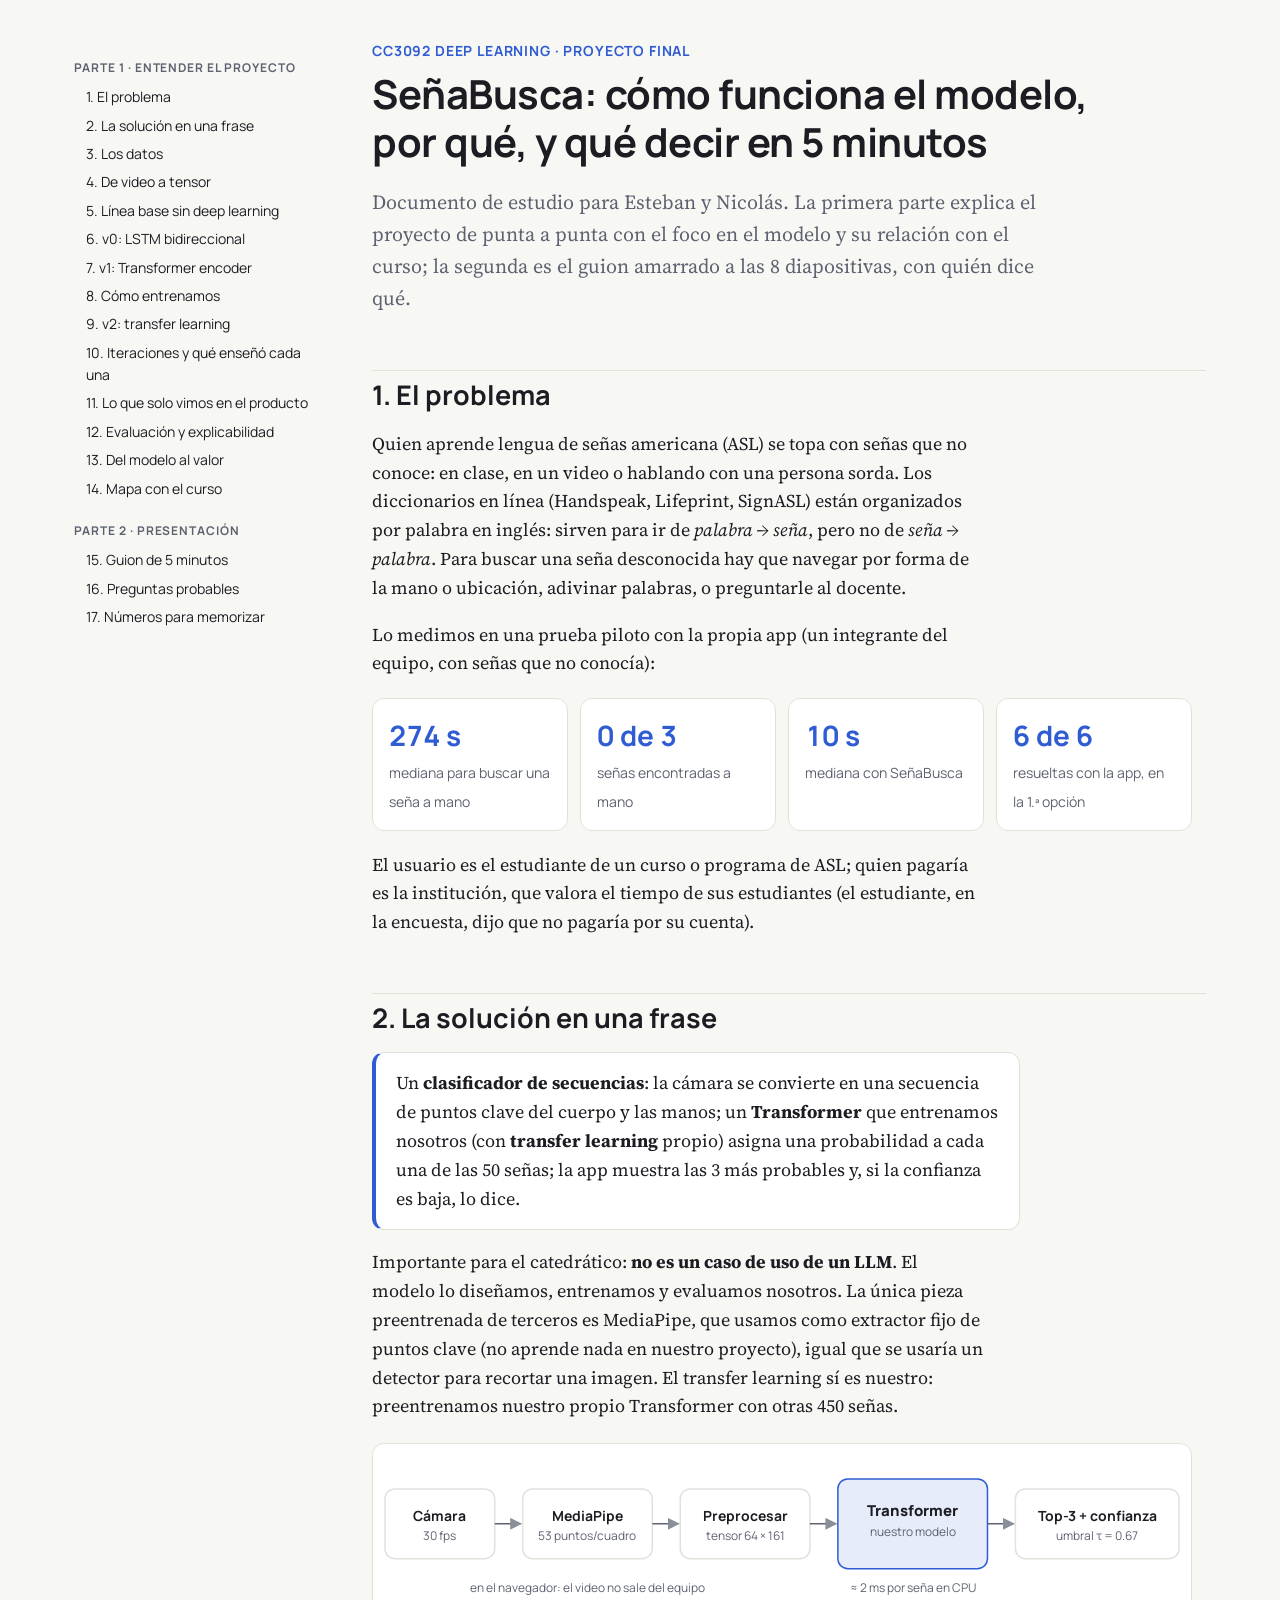
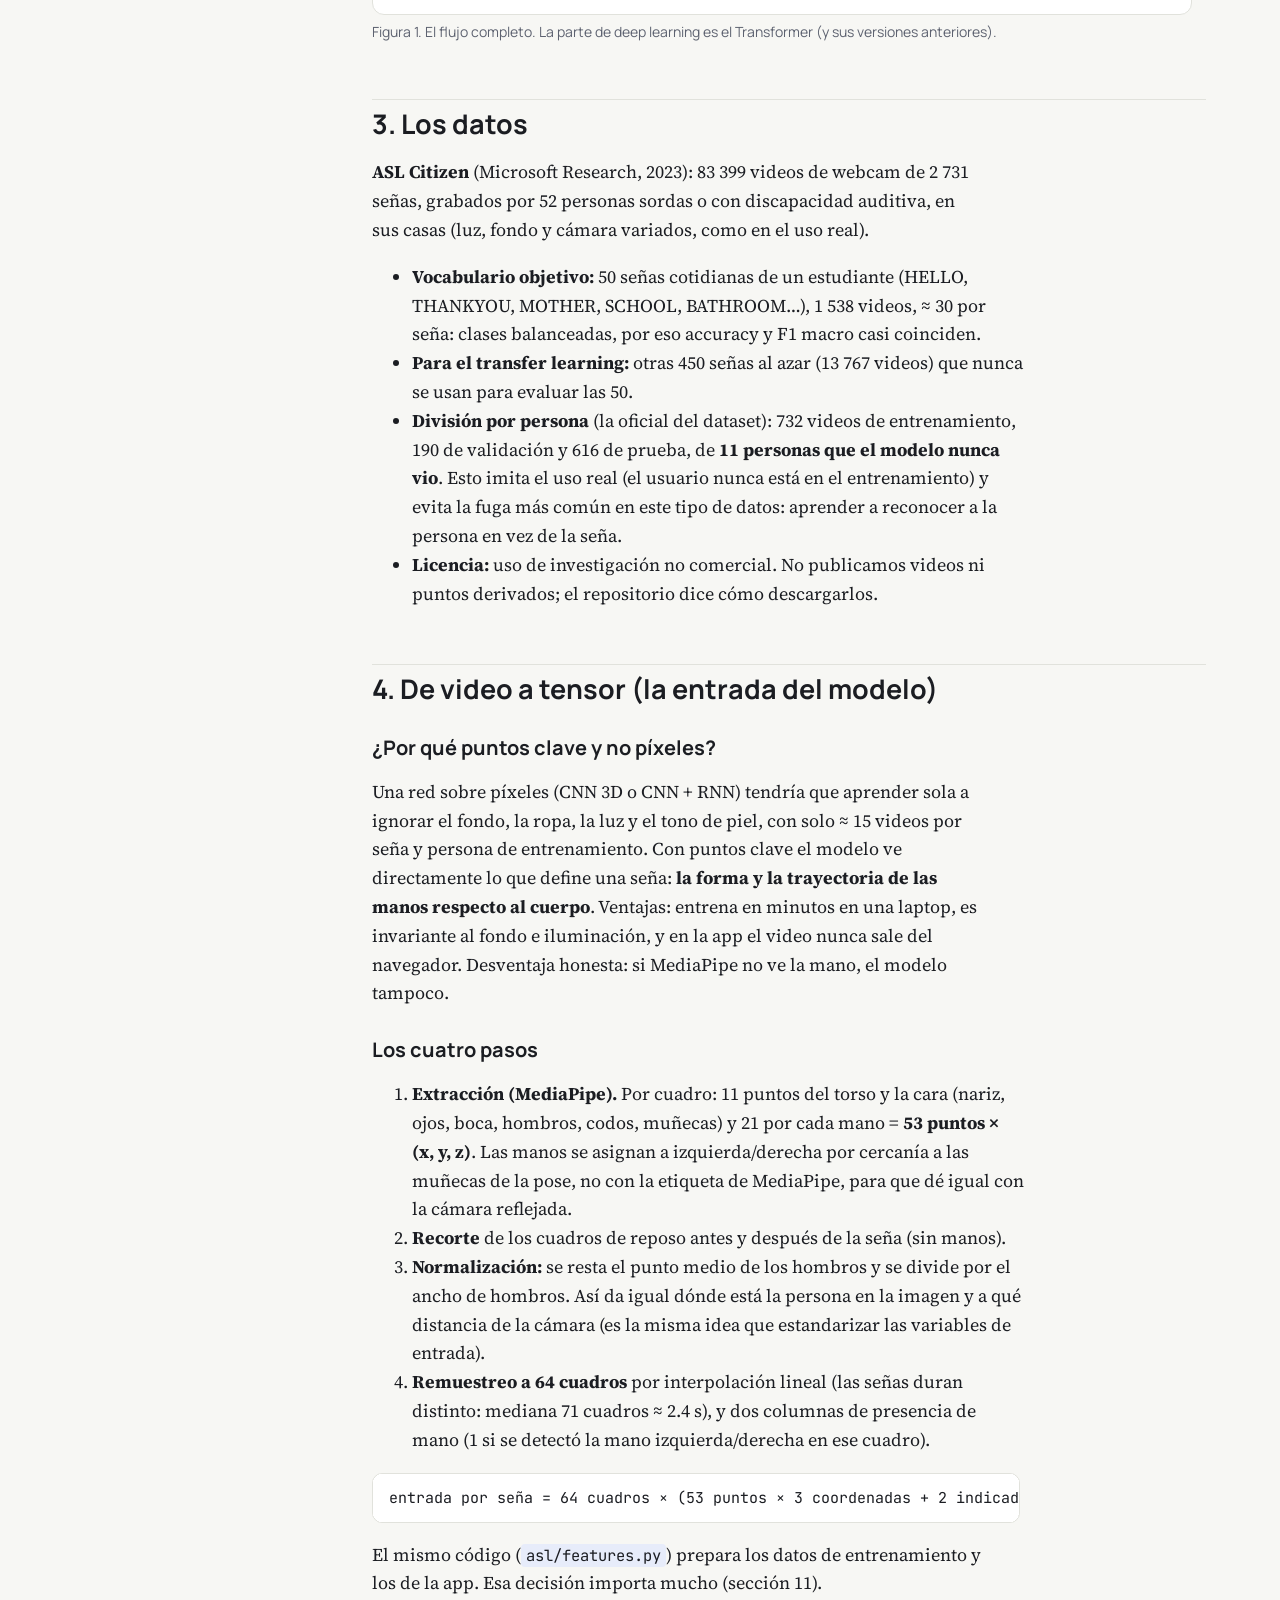
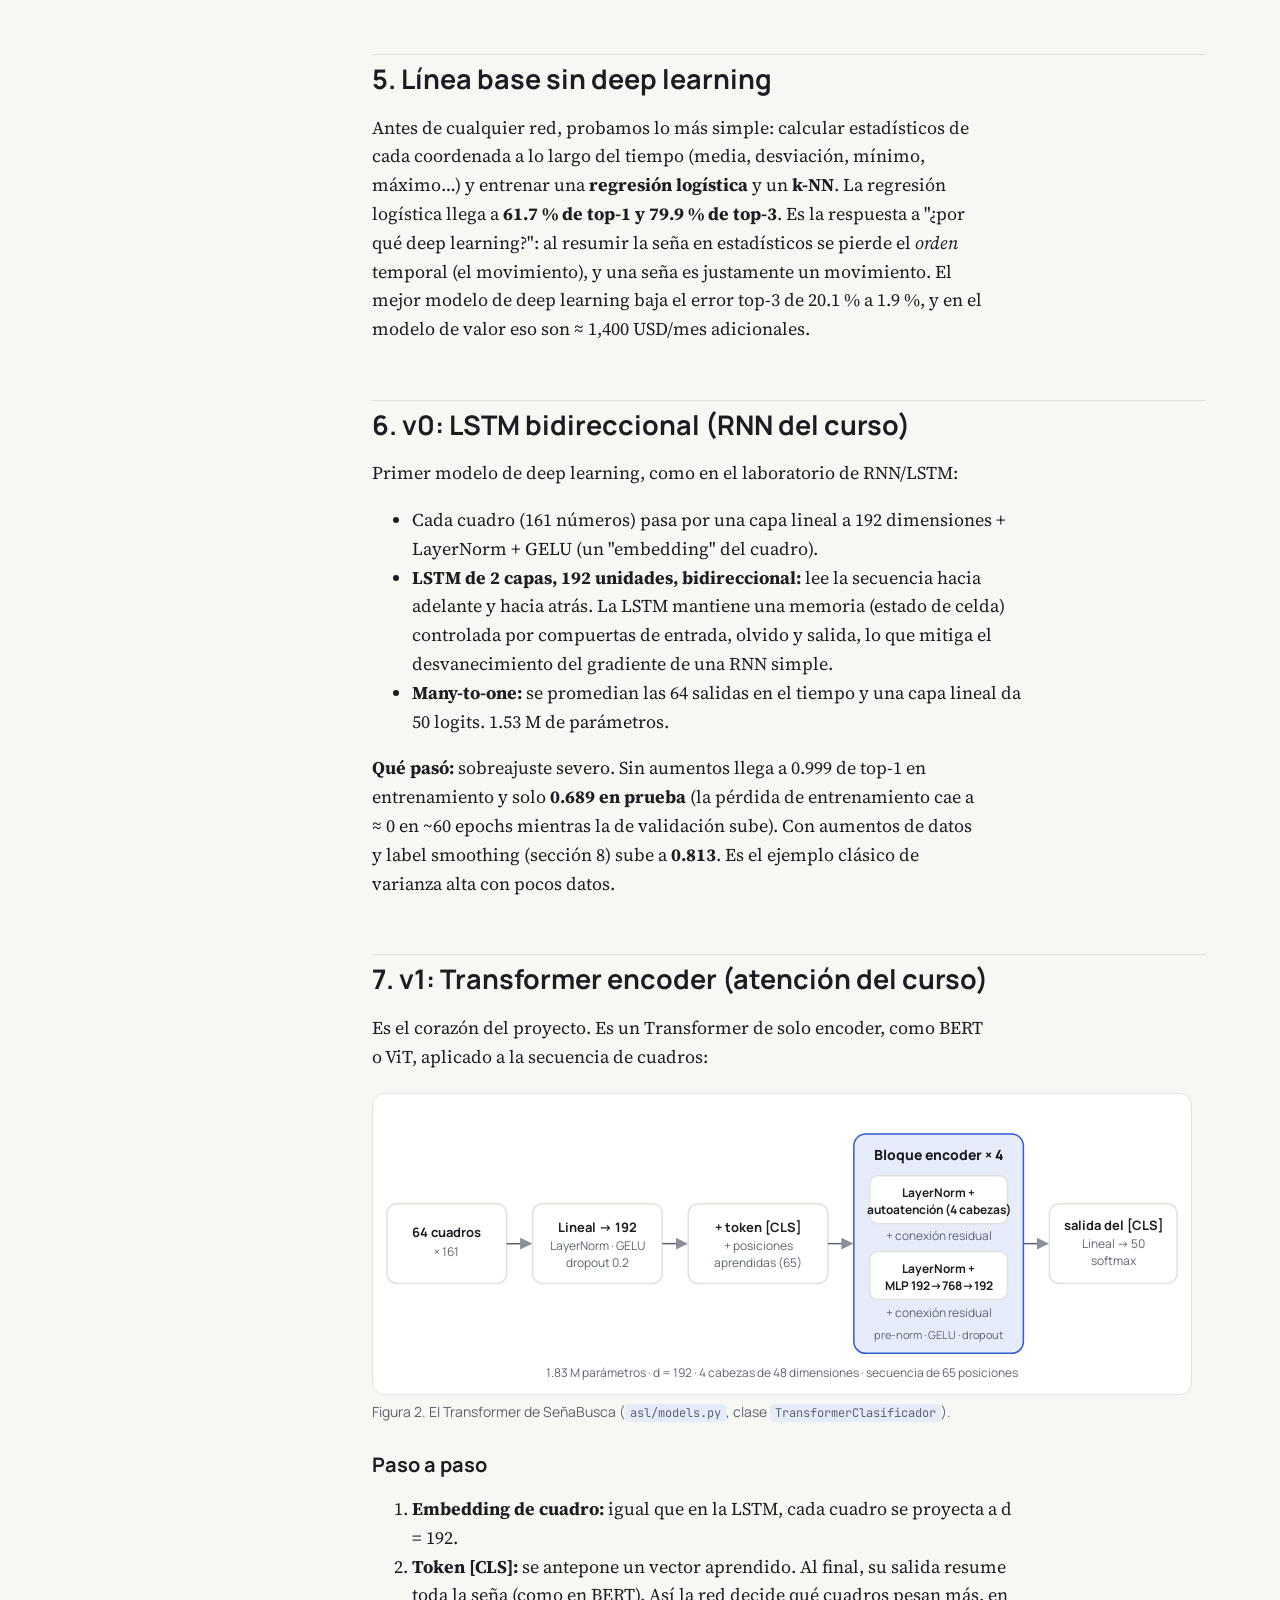
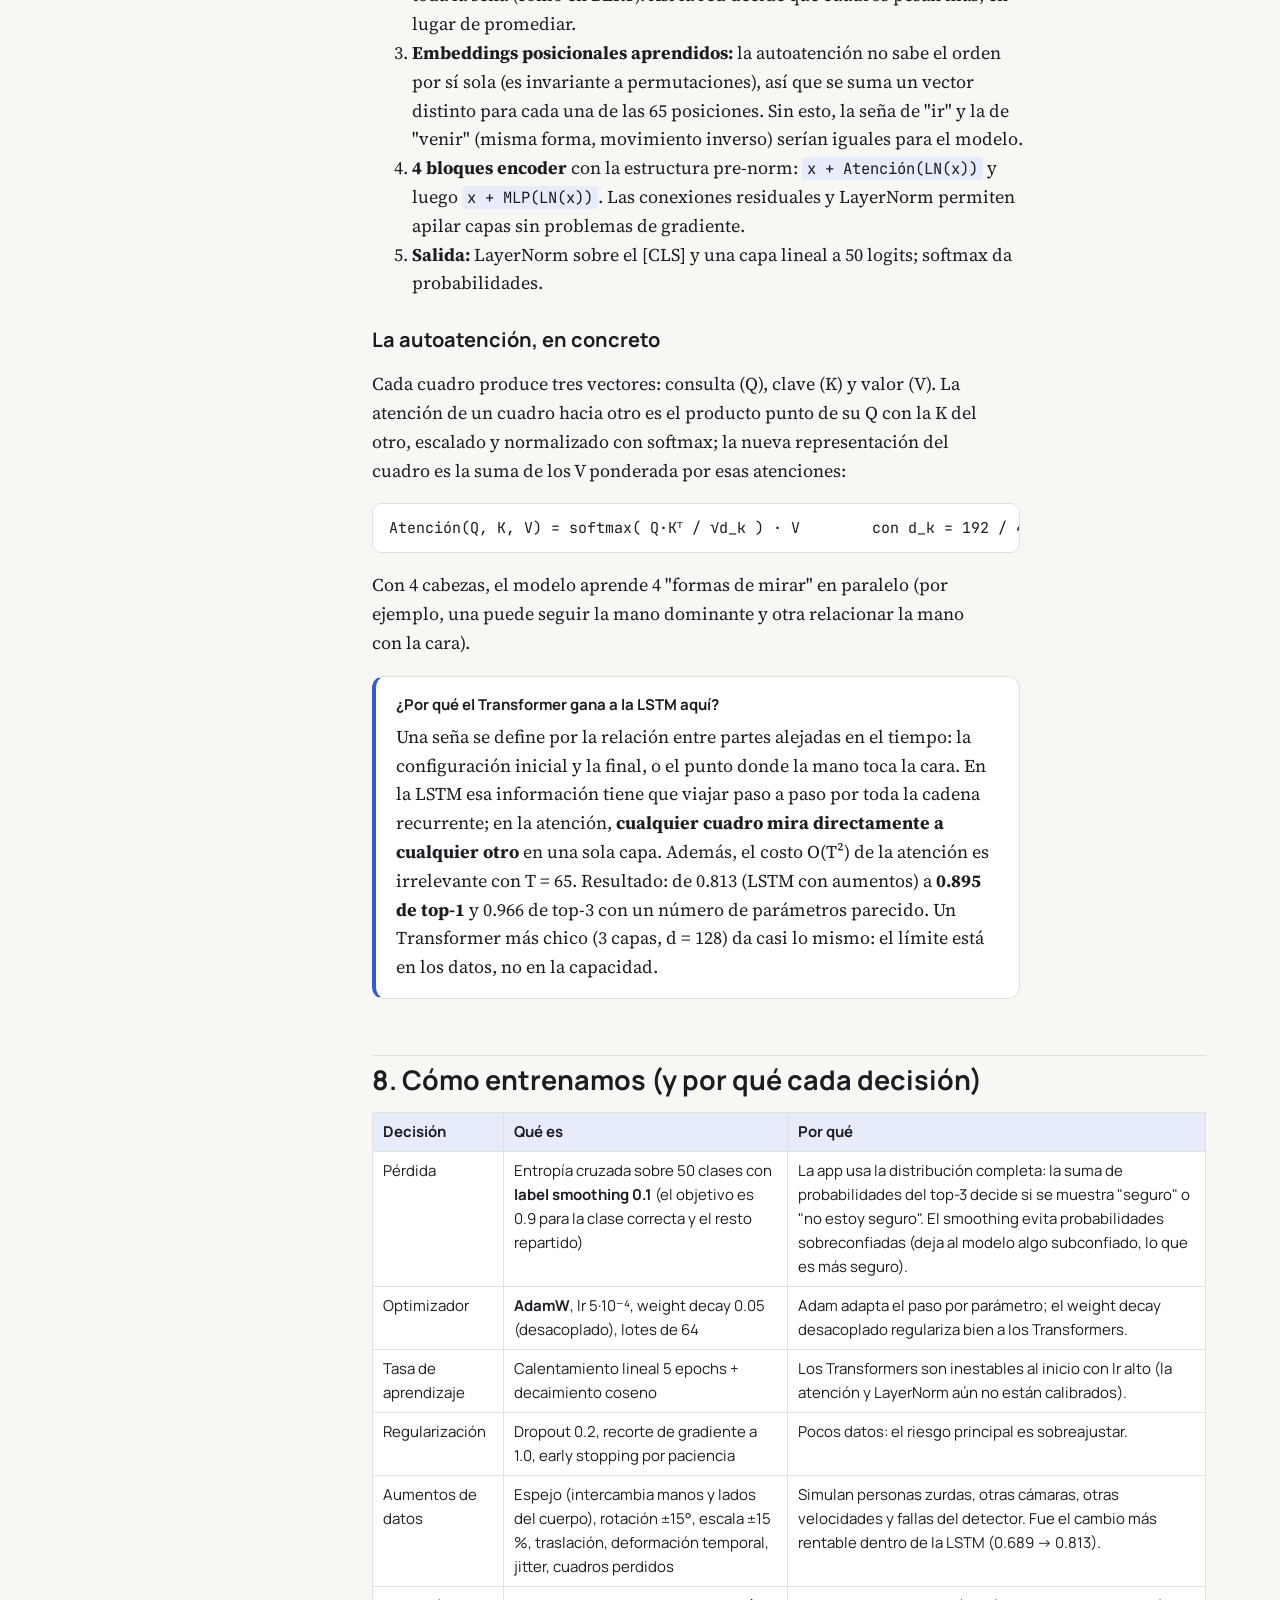
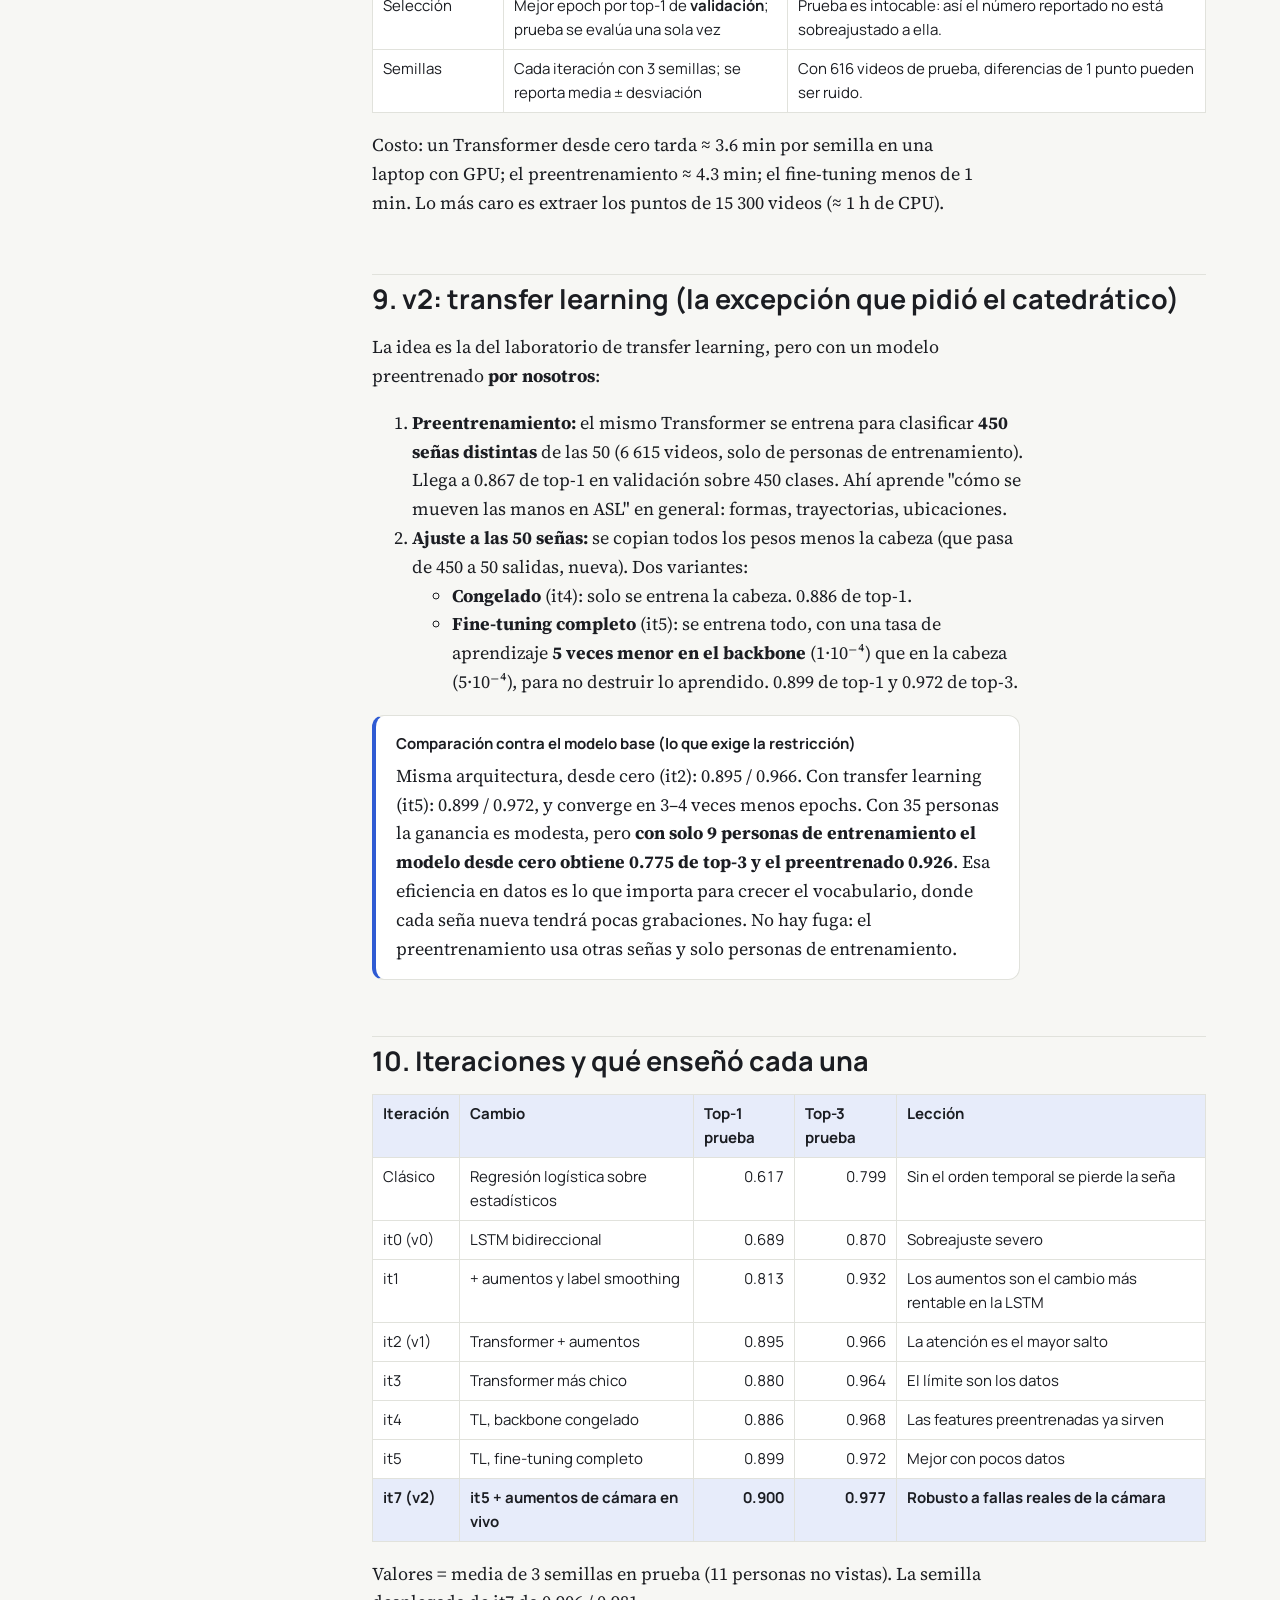
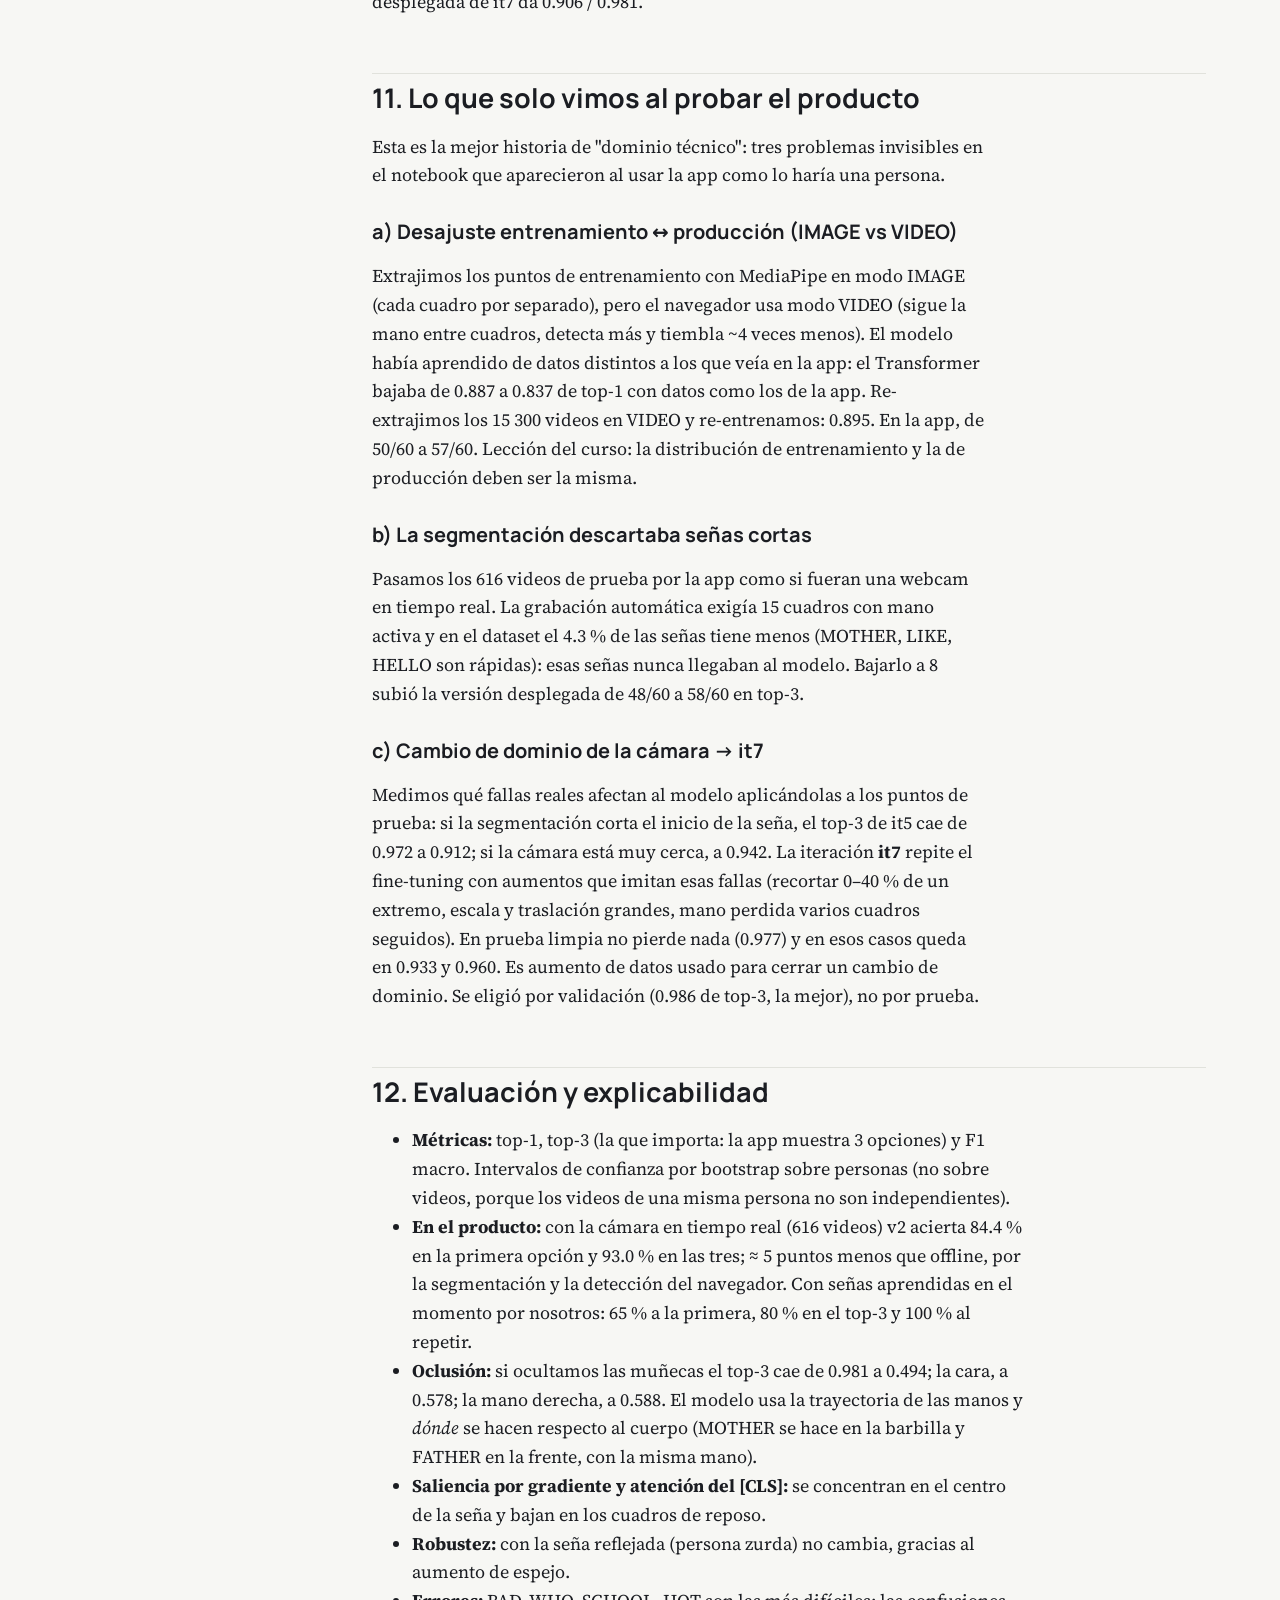
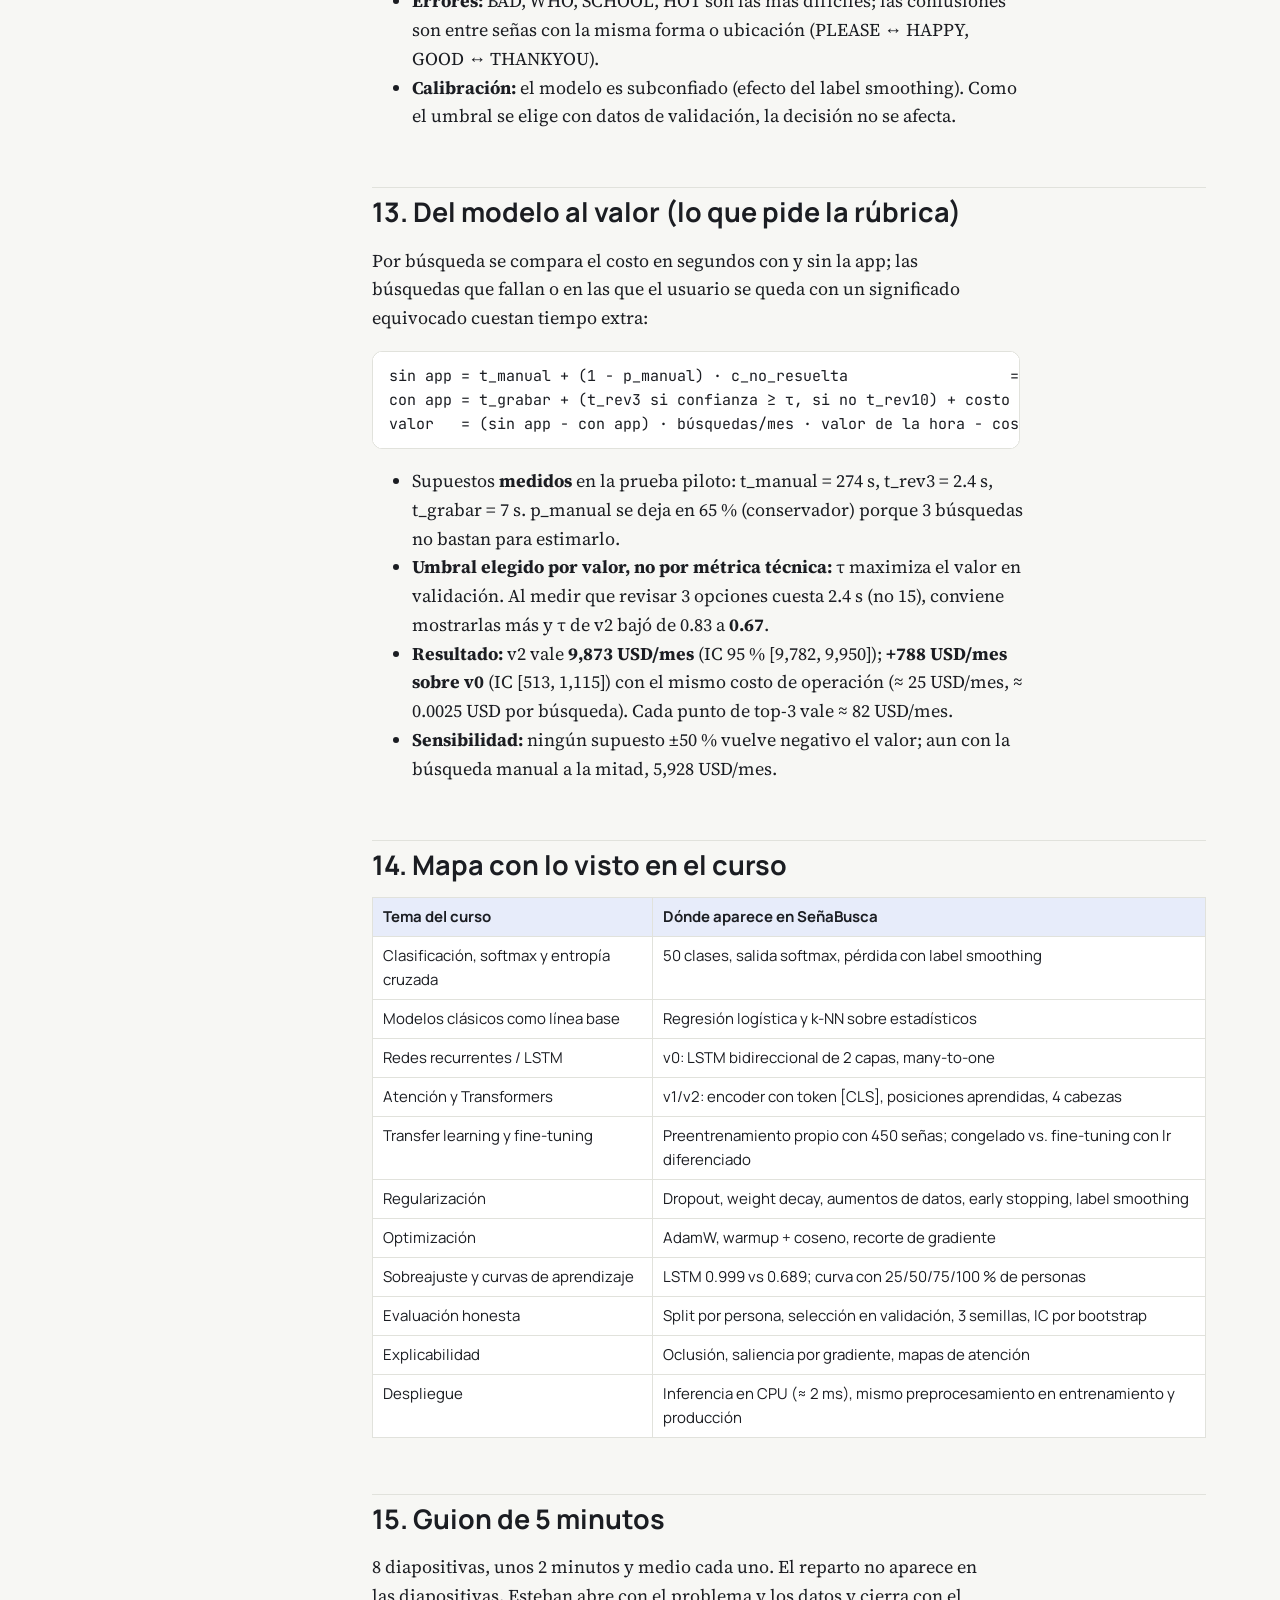
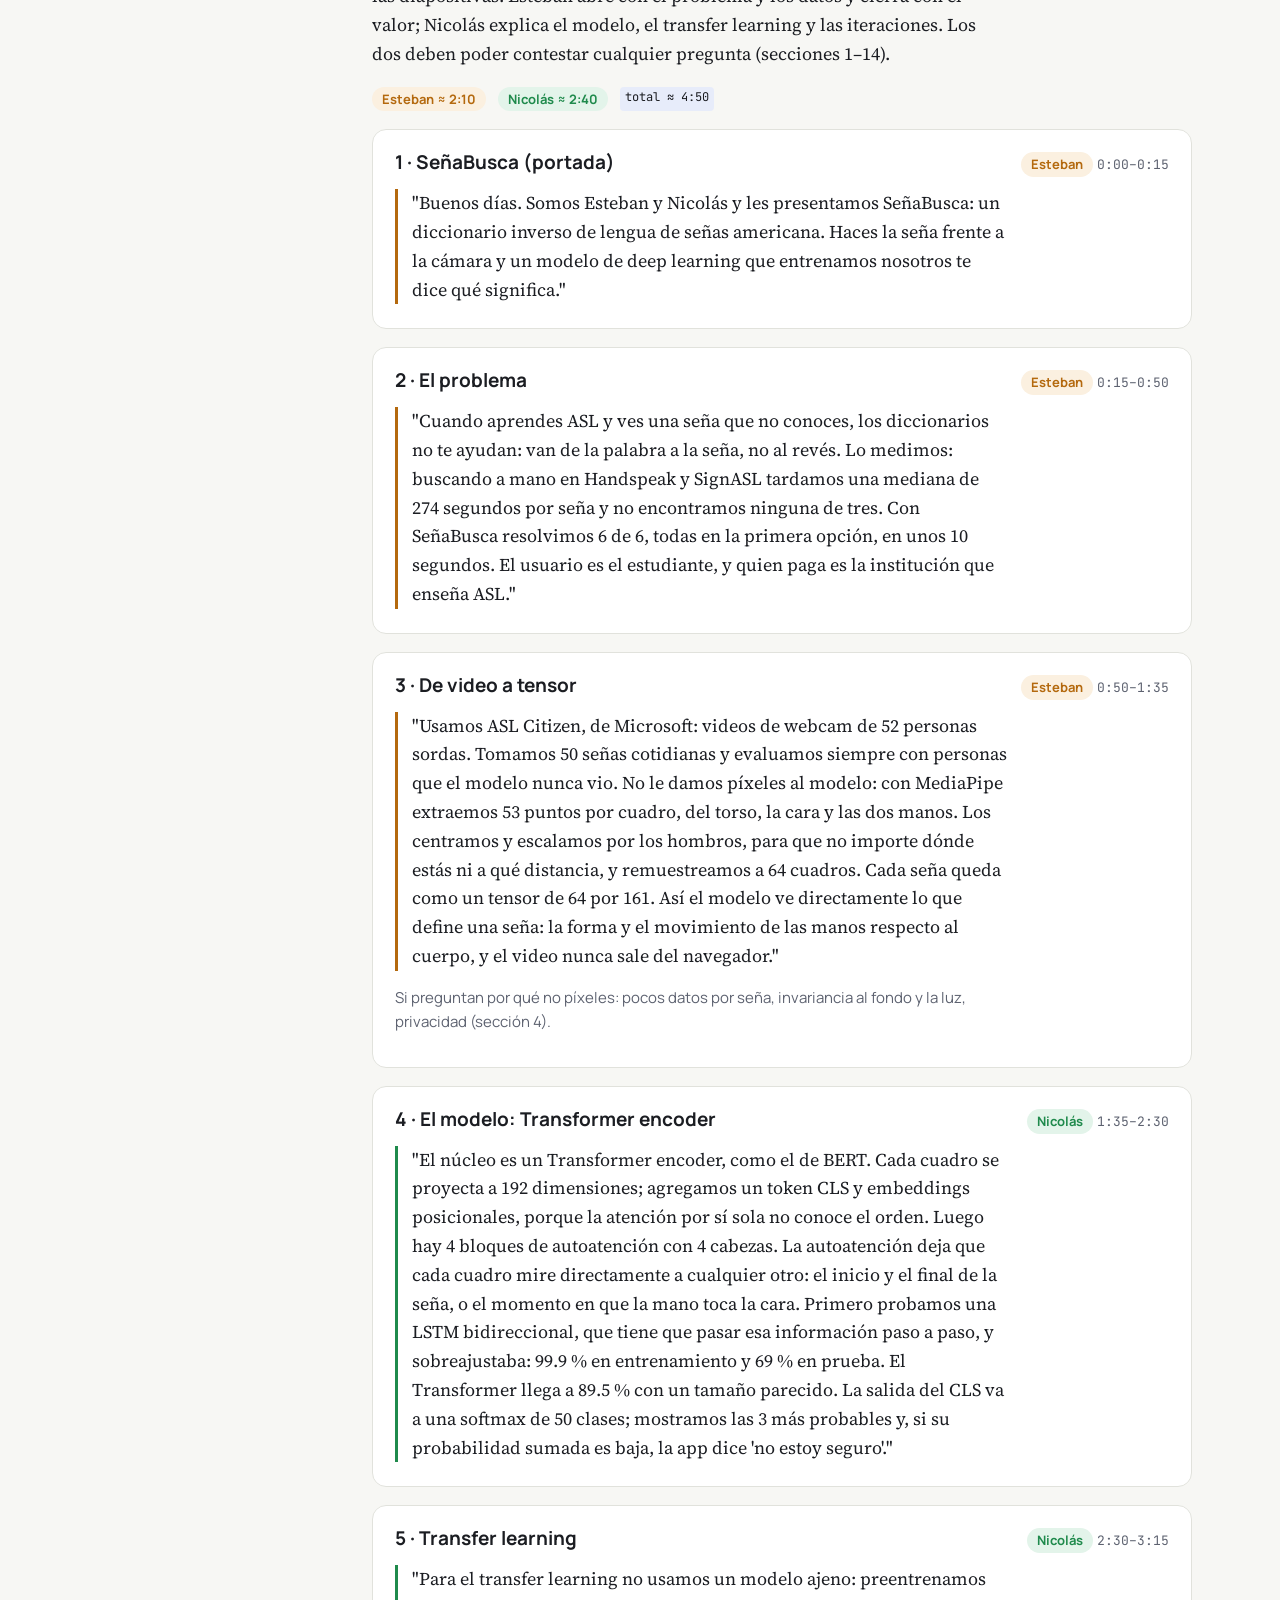
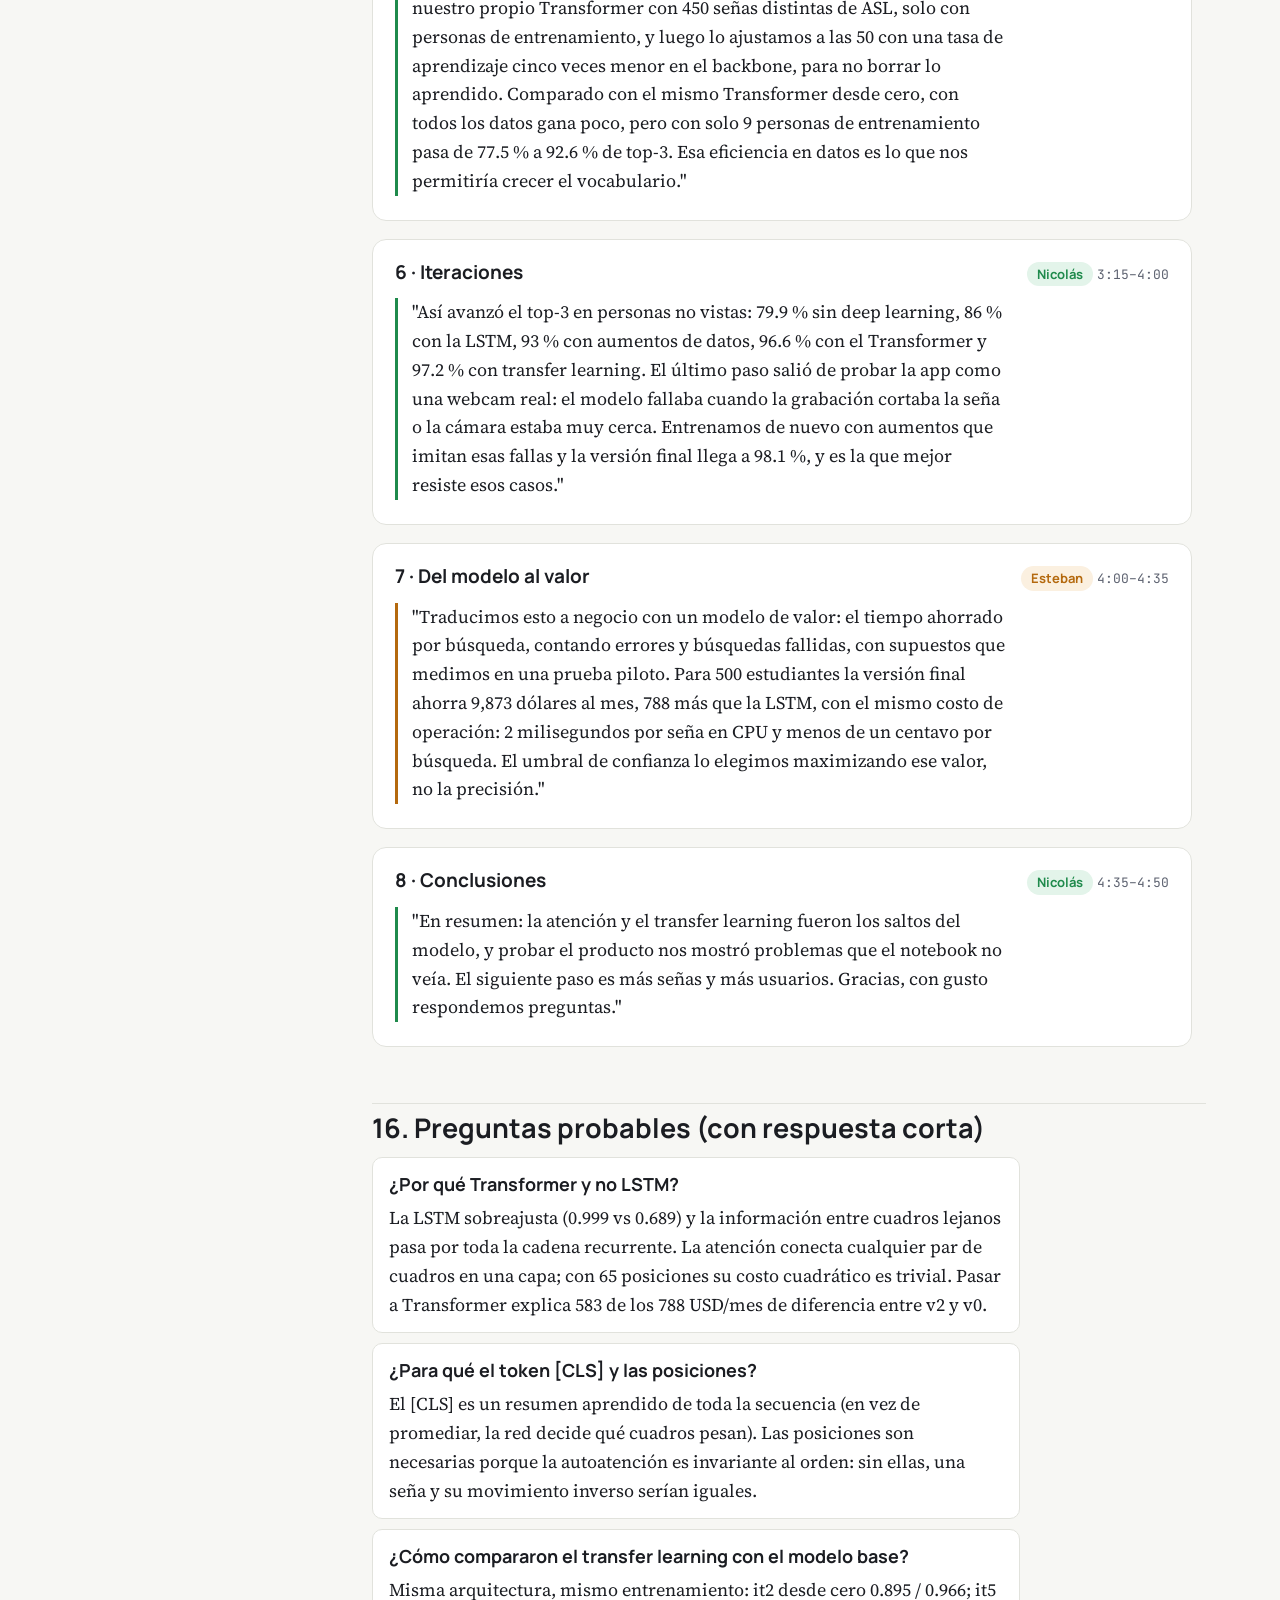
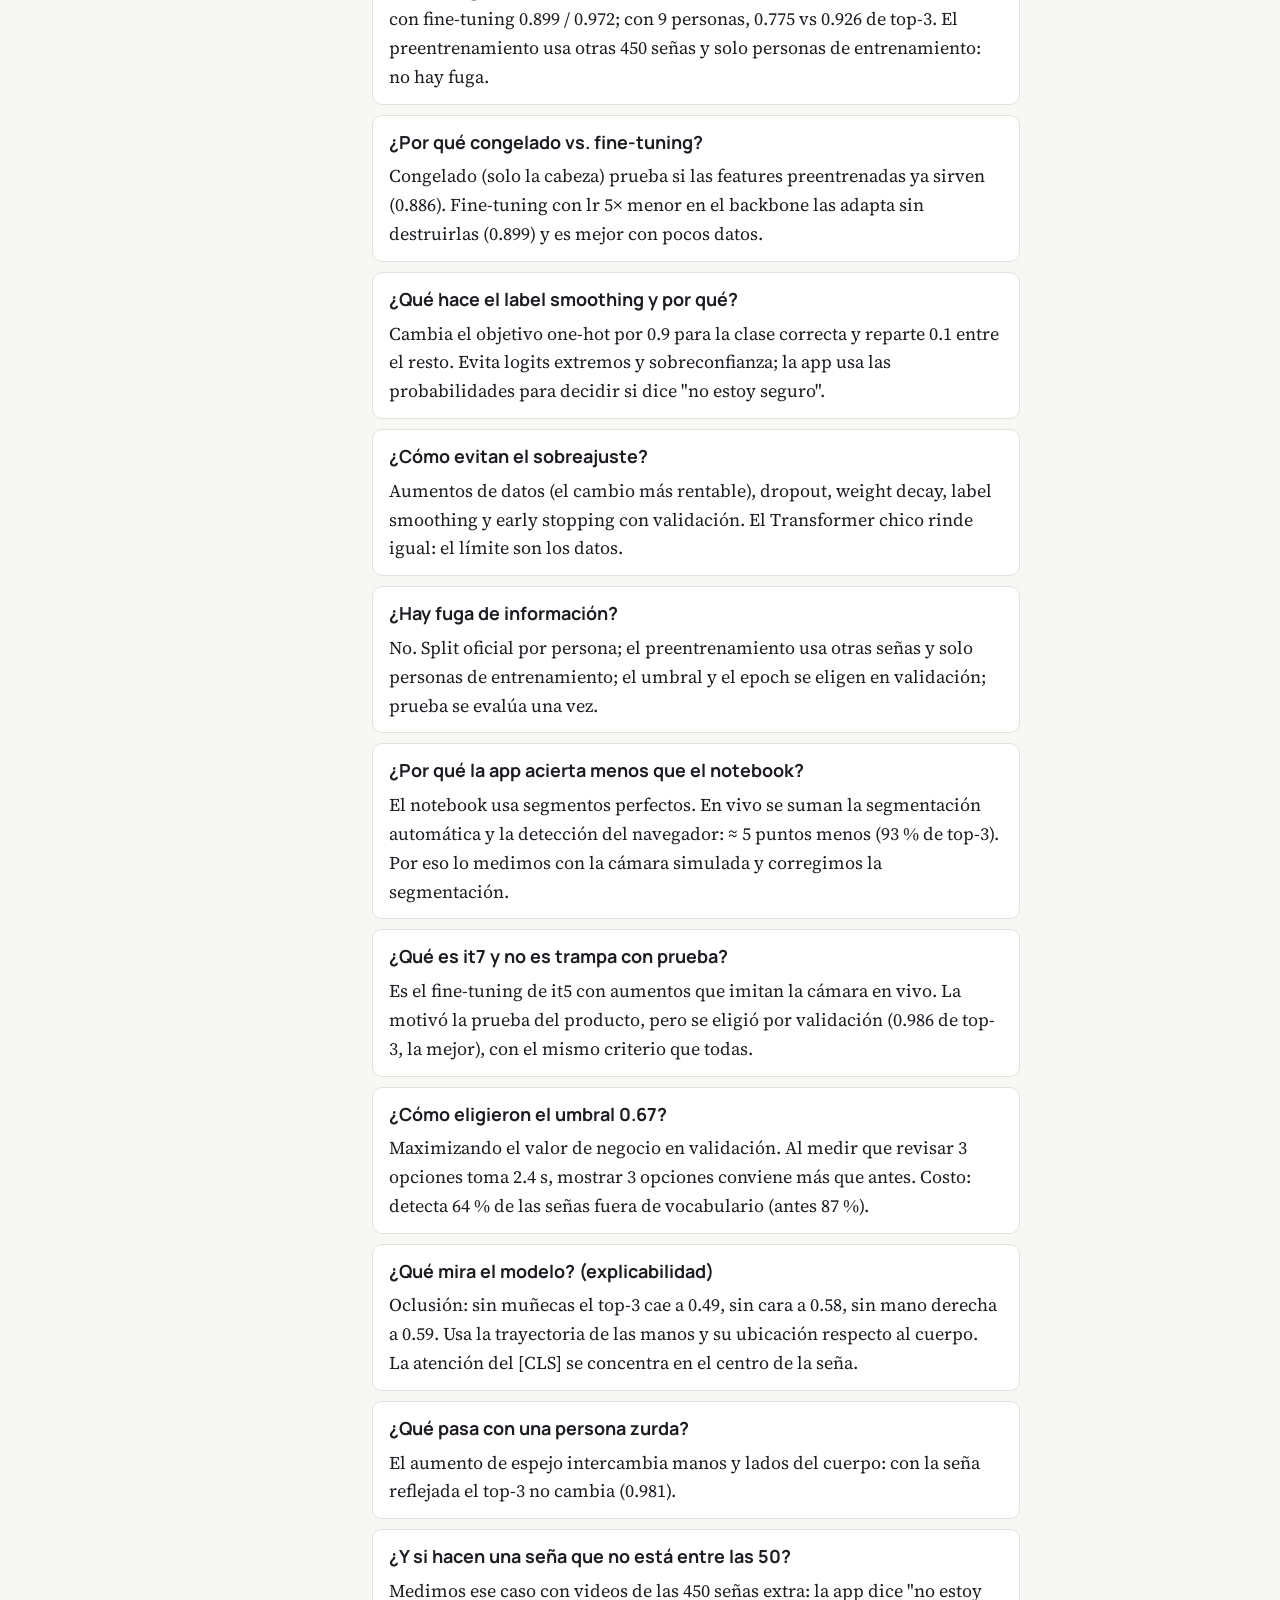
<file: docs/explicacion_y_guion.html>
<!DOCTYPE html>
<html lang="es">
<head>
<meta charset="utf-8">
<meta name="viewport" content="width=device-width, initial-scale=1">
<title>SeñaBusca: explicación del modelo y guion</title>
<link rel="preconnect" href="https://fonts.googleapis.com">
<link rel="preconnect" href="https://fonts.gstatic.com" crossorigin>
<link href="https://fonts.googleapis.com/css2?family=Manrope:wght@500;700;800&family=Source+Serif+4:ital,opsz,wght@0,8..60,400;0,8..60,600;1,8..60,400&family=JetBrains+Mono:wght@400;600&display=swap" rel="stylesheet">
<style>
/* Documento de estudio: índice fijo a la izquierda en escritorio, texto de lectura a 68 caracteres, guion al final por diapositiva. */
:root {
  --bg: #f7f7f4;
  --panel: #ffffff;
  --ink: #1b1d22;
  --muted: #5d6270;
  --line: #e1e2dc;
  --accent: #2f5bd3;
  --accent-soft: #e7ecfa;
  --est: #b4690e;
  --est-soft: #fbf0e0;
  --nico: #1f8a4c;
  --nico-soft: #e3f4ea;
  --font-display: "Manrope", system-ui, sans-serif;
  --font-body: "Source Serif 4", Georgia, serif;
  --font-mono: "JetBrains Mono", ui-monospace, monospace;
  color-scheme: light;
}
@media (prefers-color-scheme: dark) {
  :root:not([data-theme="light"]) {
    --bg: #15161a; --panel: #1d1f24; --ink: #e9eaee; --muted: #a3a8b5; --line: #30333b;
    --accent: #8aa6ff; --accent-soft: #232c45; --est: #f0b25c; --est-soft: #362a19;
    --nico: #6fd39a; --nico-soft: #1c3226; color-scheme: dark;
  }
}
:root[data-theme="dark"] {
  --bg: #15161a; --panel: #1d1f24; --ink: #e9eaee; --muted: #a3a8b5; --line: #30333b;
  --accent: #8aa6ff; --accent-soft: #232c45; --est: #f0b25c; --est-soft: #362a19;
  --nico: #6fd39a; --nico-soft: #1c3226; color-scheme: dark;
}
* { box-sizing: border-box; }
html { scroll-behavior: smooth; }
@media (prefers-reduced-motion: reduce) { html { scroll-behavior: auto; } }
body { margin: 0; background: var(--bg); color: var(--ink); font-family: var(--font-body); font-size: 18px; line-height: 1.6; }
.wrap { display: grid; grid-template-columns: 250px minmax(0, 1fr); gap: 48px; max-width: 1180px; margin: 0 auto; padding: 40px 24px 80px; }
@media (max-width: 900px) { .wrap { grid-template-columns: 1fr; gap: 24px; padding: 24px 16px 64px; } nav.toc { position: static !important; max-height: none !important; } }
nav.toc { position: sticky; top: 24px; align-self: start; max-height: calc(100vh - 48px); overflow: auto; font-family: var(--font-display); font-size: 14px; }
nav.toc strong { display: block; font-size: 12px; letter-spacing: .08em; text-transform: uppercase; color: var(--muted); margin: 18px 0 6px; }
nav.toc a { display: block; color: var(--ink); text-decoration: none; padding: 3px 0; border-left: 2px solid transparent; padding-left: 10px; }
nav.toc a:hover, nav.toc a:focus-visible { border-left-color: var(--accent); color: var(--accent); outline: none; }
main { min-width: 0; }
header.top { margin-bottom: 32px; }
header.top .kicker { font-family: var(--font-display); font-weight: 700; color: var(--accent); font-size: 14px; letter-spacing: .06em; text-transform: uppercase; }
h1, h2, h3 { font-family: var(--font-display); text-wrap: balance; line-height: 1.2; }
h1 { font-size: 40px; margin: 8px 0 12px; letter-spacing: -0.5px; }
h2 { font-size: 27px; margin: 56px 0 12px; padding-top: 8px; border-top: 1px solid var(--line); }
h3 { font-size: 20px; margin: 30px 0 8px; }
p, li { max-width: 68ch; }
.lead { font-size: 20px; color: var(--muted); }
a { color: var(--accent); }
code, .mono { font-family: var(--font-mono); font-size: 0.86em; background: var(--accent-soft); padding: 1px 5px; border-radius: 4px; }
.box { background: var(--panel); border: 1px solid var(--line); border-radius: 12px; padding: 16px 20px; margin: 18px 0; max-width: 72ch; }
.box.key { border-left: 4px solid var(--accent); }
.box h4 { font-family: var(--font-display); margin: 0 0 6px; font-size: 15px; }
.formula { font-family: var(--font-mono); font-size: 15px; background: var(--panel); border: 1px solid var(--line); border-radius: 10px; padding: 12px 16px; overflow-x: auto; max-width: 72ch; white-space: pre; }
.tablewrap { overflow-x: auto; max-width: 100%; margin: 16px 0; }
table { border-collapse: collapse; font-size: 15px; font-family: var(--font-display); background: var(--panel); min-width: 560px; }
th, td { border: 1px solid var(--line); padding: 7px 10px; text-align: left; vertical-align: top; }
th { background: var(--accent-soft); font-weight: 700; }
td.n { text-align: right; font-variant-numeric: tabular-nums; white-space: nowrap; }
tr.hl td { background: var(--accent-soft); font-weight: 700; }
.stats { display: grid; grid-template-columns: repeat(auto-fit, minmax(170px, 1fr)); gap: 12px; margin: 20px 0; max-width: 820px; }
.stat { background: var(--panel); border: 1px solid var(--line); border-radius: 12px; padding: 14px 16px; }
.stat b { display: block; font-family: var(--font-display); font-size: 28px; color: var(--accent); font-variant-numeric: tabular-nums; }
.stat span { font-size: 14px; color: var(--muted); font-family: var(--font-display); }
figure { margin: 22px 0; max-width: 820px; }
figure svg { width: 100%; height: auto; display: block; background: var(--panel); border: 1px solid var(--line); border-radius: 12px; }
figcaption { font-size: 14px; color: var(--muted); font-family: var(--font-display); margin-top: 6px; }
.svgtext { fill: var(--ink); font-family: "Manrope", sans-serif; }
.svgmuted { fill: var(--muted); font-family: "Manrope", sans-serif; }
.svgbox { fill: var(--panel); stroke: var(--line); stroke-width: 1.5; }
.svgacc { fill: var(--accent-soft); stroke: var(--accent); stroke-width: 1.5; }
.svgline { stroke: var(--muted); stroke-width: 1.5; fill: none; }
.legend { display: flex; gap: 12px; flex-wrap: wrap; font-family: var(--font-display); font-size: 14px; margin: 12px 0 4px; }
.pill { display: inline-block; padding: 2px 10px; border-radius: 999px; font-family: var(--font-display); font-size: 13px; font-weight: 700; }
.pill.est { background: var(--est-soft); color: var(--est); }
.pill.nico { background: var(--nico-soft); color: var(--nico); }
.slide { background: var(--panel); border: 1px solid var(--line); border-radius: 14px; padding: 18px 22px; margin: 18px 0; max-width: 820px; }
.slide .head { display: flex; justify-content: space-between; align-items: center; gap: 12px; flex-wrap: wrap; font-family: var(--font-display); }
.slide .head h3 { margin: 0; font-size: 19px; }
.slide .time { font-family: var(--font-mono); font-size: 13px; color: var(--muted); }
.slide .say { border-left: 3px solid var(--line); padding-left: 14px; margin: 12px 0 6px; }
.slide.est .say { border-left-color: var(--est); }
.slide.nico .say { border-left-color: var(--nico); }
.slide .tip { font-size: 15px; color: var(--muted); font-family: var(--font-display); }
details.qa { background: var(--panel); border: 1px solid var(--line); border-radius: 10px; padding: 10px 16px; margin: 8px 0; max-width: 72ch; }
.qa-q { font-family: var(--font-display); font-weight: 700; margin: 0; }
.qa-a { margin: 6px 0 0; }
.qa-item { background: var(--panel); border: 1px solid var(--line); border-radius: 10px; padding: 12px 16px; margin: 10px 0; max-width: 72ch; }
footer.end { margin-top: 56px; font-size: 14px; color: var(--muted); font-family: var(--font-display); }
</style>
</head>
<body>
<div class="wrap">
<nav class="toc" aria-label="Índice">
  <strong>Parte 1 · Entender el proyecto</strong>
  <a href="#problema">1. El problema</a>
  <a href="#solucion">2. La solución en una frase</a>
  <a href="#datos">3. Los datos</a>
  <a href="#representacion">4. De video a tensor</a>
  <a href="#base">5. Línea base sin deep learning</a>
  <a href="#lstm">6. v0: LSTM bidireccional</a>
  <a href="#transformer">7. v1: Transformer encoder</a>
  <a href="#entrenamiento">8. Cómo entrenamos</a>
  <a href="#tl">9. v2: transfer learning</a>
  <a href="#iteraciones">10. Iteraciones y qué enseñó cada una</a>
  <a href="#producto">11. Lo que solo vimos en el producto</a>
  <a href="#evaluacion">12. Evaluación y explicabilidad</a>
  <a href="#valor">13. Del modelo al valor</a>
  <a href="#curso">14. Mapa con el curso</a>
  <strong>Parte 2 · Presentación</strong>
  <a href="#guion">15. Guion de 5 minutos</a>
  <a href="#preguntas">16. Preguntas probables</a>
  <a href="#numeros">17. Números para memorizar</a>
</nav>

<main>
<header class="top">
  <div class="kicker">CC3092 Deep Learning · Proyecto final</div>
  <h1>SeñaBusca: cómo funciona el modelo, por qué, y qué decir en 5 minutos</h1>
  <p class="lead">Documento de estudio para Esteban y Nicolás. La primera parte explica el proyecto de punta a punta con el foco en el modelo y su relación con el curso; la segunda es el guion amarrado a las 8 diapositivas, con quién dice qué.</p>
</header>

<!-- ======================================================== PARTE 1 -->
<h2 id="problema">1. El problema</h2>
<p>Quien aprende lengua de señas americana (ASL) se topa con señas que no conoce: en clase, en un video o hablando con una persona sorda. Los diccionarios en línea (Handspeak, Lifeprint, SignASL) están organizados por palabra en inglés: sirven para ir de <em>palabra → seña</em>, pero no de <em>seña → palabra</em>. Para buscar una seña desconocida hay que navegar por forma de la mano o ubicación, adivinar palabras, o preguntarle al docente.</p>
<p>Lo medimos en una prueba piloto con la propia app (un integrante del equipo, con señas que no conocía):</p>
<div class="stats">
  <div class="stat"><b>274 s</b><span>mediana para buscar una seña a mano</span></div>
  <div class="stat"><b>0 de 3</b><span>señas encontradas a mano</span></div>
  <div class="stat"><b>10 s</b><span>mediana con SeñaBusca</span></div>
  <div class="stat"><b>6 de 6</b><span>resueltas con la app, en la 1.ª opción</span></div>
</div>
<p>El usuario es el estudiante de un curso o programa de ASL; quien pagaría es la institución, que valora el tiempo de sus estudiantes (el estudiante, en la encuesta, dijo que no pagaría por su cuenta).</p>

<h2 id="solucion">2. La solución en una frase</h2>
<div class="box key"><p style="margin:0">Un <b>clasificador de secuencias</b>: la cámara se convierte en una secuencia de puntos clave del cuerpo y las manos; un <b>Transformer</b> que entrenamos nosotros (con <b>transfer learning</b> propio) asigna una probabilidad a cada una de las 50 señas; la app muestra las 3 más probables y, si la confianza es baja, lo dice.</p></div>
<p>Importante para el catedrático: <b>no es un caso de uso de un LLM</b>. El modelo lo diseñamos, entrenamos y evaluamos nosotros. La única pieza preentrenada de terceros es MediaPipe, que usamos como extractor fijo de puntos clave (no aprende nada en nuestro proyecto), igual que se usaría un detector para recortar una imagen. El transfer learning sí es nuestro: preentrenamos nuestro propio Transformer con otras 450 señas.</p>
<figure>
  <svg viewBox="0 0 820 170" role="img" aria-label="Flujo: cámara, MediaPipe, tensor 64 por 161, Transformer, softmax, top-3 y umbral">
    <defs><marker id="ar" markerWidth="8" markerHeight="8" refX="7" refY="4" orient="auto"><path d="M0,0 L8,4 L0,8 z" fill="#8a8f98"/></marker></defs>
    <g>
      <rect class="svgbox" x="12" y="45" width="110" height="70" rx="10"/><text class="svgtext" x="67" y="77" text-anchor="middle" font-size="14" font-weight="700">Cámara</text><text class="svgmuted" x="67" y="96" text-anchor="middle" font-size="12">30 fps</text>
      <rect class="svgbox" x="150" y="45" width="130" height="70" rx="10"/><text class="svgtext" x="215" y="77" text-anchor="middle" font-size="14" font-weight="700">MediaPipe</text><text class="svgmuted" x="215" y="96" text-anchor="middle" font-size="12">53 puntos/cuadro</text>
      <rect class="svgbox" x="308" y="45" width="130" height="70" rx="10"/><text class="svgtext" x="373" y="77" text-anchor="middle" font-size="14" font-weight="700">Preprocesar</text><text class="svgmuted" x="373" y="96" text-anchor="middle" font-size="12">tensor 64 × 161</text>
      <rect class="svgacc" x="466" y="35" width="150" height="90" rx="10"/><text class="svgtext" x="541" y="72" text-anchor="middle" font-size="15" font-weight="800">Transformer</text><text class="svgmuted" x="541" y="92" text-anchor="middle" font-size="12">nuestro modelo</text>
      <rect class="svgbox" x="644" y="45" width="164" height="70" rx="10"/><text class="svgtext" x="726" y="77" text-anchor="middle" font-size="14" font-weight="700">Top-3 + confianza</text><text class="svgmuted" x="726" y="96" text-anchor="middle" font-size="12">umbral τ = 0.67</text>
      <path class="svgline" d="M122 80 H148" marker-end="url(#ar)"/><path class="svgline" d="M280 80 H306" marker-end="url(#ar)"/><path class="svgline" d="M438 80 H464" marker-end="url(#ar)"/><path class="svgline" d="M616 80 H642" marker-end="url(#ar)"/>
      <text class="svgmuted" x="215" y="148" text-anchor="middle" font-size="12">en el navegador: el video no sale del equipo</text>
      <text class="svgmuted" x="541" y="148" text-anchor="middle" font-size="12">≈ 2 ms por seña en CPU</text>
    </g>
  </svg>
  <figcaption>Figura 1. El flujo completo. La parte de deep learning es el Transformer (y sus versiones anteriores).</figcaption>
</figure>

<h2 id="datos">3. Los datos</h2>
<p><b>ASL Citizen</b> (Microsoft Research, 2023): 83 399 videos de webcam de 2 731 señas, grabados por 52 personas sordas o con discapacidad auditiva, en sus casas (luz, fondo y cámara variados, como en el uso real).</p>
<ul>
  <li><b>Vocabulario objetivo:</b> 50 señas cotidianas de un estudiante (HELLO, THANKYOU, MOTHER, SCHOOL, BATHROOM…), 1 538 videos, ≈ 30 por seña: clases balanceadas, por eso accuracy y F1 macro casi coinciden.</li>
  <li><b>Para el transfer learning:</b> otras 450 señas al azar (13 767 videos) que nunca se usan para evaluar las 50.</li>
  <li><b>División por persona</b> (la oficial del dataset): 732 videos de entrenamiento, 190 de validación y 616 de prueba, de <b>11 personas que el modelo nunca vio</b>. Esto imita el uso real (el usuario nunca está en el entrenamiento) y evita la fuga más común en este tipo de datos: aprender a reconocer a la persona en vez de la seña.</li>
  <li><b>Licencia:</b> uso de investigación no comercial. No publicamos videos ni puntos derivados; el repositorio dice cómo descargarlos.</li>
</ul>

<h2 id="representacion">4. De video a tensor (la entrada del modelo)</h2>
<h3>¿Por qué puntos clave y no píxeles?</h3>
<p>Una red sobre píxeles (CNN 3D o CNN + RNN) tendría que aprender sola a ignorar el fondo, la ropa, la luz y el tono de piel, con solo ≈ 15 videos por seña y persona de entrenamiento. Con puntos clave el modelo ve directamente lo que define una seña: <b>la forma y la trayectoria de las manos respecto al cuerpo</b>. Ventajas: entrena en minutos en una laptop, es invariante al fondo e iluminación, y en la app el video nunca sale del navegador. Desventaja honesta: si MediaPipe no ve la mano, el modelo tampoco.</p>
<h3>Los cuatro pasos</h3>
<ol>
  <li><b>Extracción (MediaPipe).</b> Por cuadro: 11 puntos del torso y la cara (nariz, ojos, boca, hombros, codos, muñecas) y 21 por cada mano = <b>53 puntos × (x, y, z)</b>. Las manos se asignan a izquierda/derecha por cercanía a las muñecas de la pose, no con la etiqueta de MediaPipe, para que dé igual con la cámara reflejada.</li>
  <li><b>Recorte</b> de los cuadros de reposo antes y después de la seña (sin manos).</li>
  <li><b>Normalización:</b> se resta el punto medio de los hombros y se divide por el ancho de hombros. Así da igual dónde está la persona en la imagen y a qué distancia de la cámara (es la misma idea que estandarizar las variables de entrada).</li>
  <li><b>Remuestreo a 64 cuadros</b> por interpolación lineal (las señas duran distinto: mediana 71 cuadros ≈ 2.4 s), y dos columnas de presencia de mano (1 si se detectó la mano izquierda/derecha en ese cuadro).</li>
</ol>
<div class="formula">entrada por seña = 64 cuadros × (53 puntos × 3 coordenadas + 2 indicadores) = 64 × 161</div>
<p>El mismo código (<code>asl/features.py</code>) prepara los datos de entrenamiento y los de la app. Esa decisión importa mucho (sección 11).</p>

<h2 id="base">5. Línea base sin deep learning</h2>
<p>Antes de cualquier red, probamos lo más simple: calcular estadísticos de cada coordenada a lo largo del tiempo (media, desviación, mínimo, máximo…) y entrenar una <b>regresión logística</b> y un <b>k-NN</b>. La regresión logística llega a <b>61.7 % de top-1 y 79.9 % de top-3</b>. Es la respuesta a "¿por qué deep learning?": al resumir la seña en estadísticos se pierde el <em>orden</em> temporal (el movimiento), y una seña es justamente un movimiento. El mejor modelo de deep learning baja el error top-3 de 20.1 % a 1.9 %, y en el modelo de valor eso son ≈ 1,400 USD/mes adicionales.</p>

<h2 id="lstm">6. v0: LSTM bidireccional (RNN del curso)</h2>
<p>Primer modelo de deep learning, como en el laboratorio de RNN/LSTM:</p>
<ul>
  <li>Cada cuadro (161 números) pasa por una capa lineal a 192 dimensiones + LayerNorm + GELU (un "embedding" del cuadro).</li>
  <li><b>LSTM de 2 capas, 192 unidades, bidireccional:</b> lee la secuencia hacia adelante y hacia atrás. La LSTM mantiene una memoria (estado de celda) controlada por compuertas de entrada, olvido y salida, lo que mitiga el desvanecimiento del gradiente de una RNN simple.</li>
  <li><b>Many-to-one:</b> se promedian las 64 salidas en el tiempo y una capa lineal da 50 logits. 1.53 M de parámetros.</li>
</ul>
<p><b>Qué pasó:</b> sobreajuste severo. Sin aumentos llega a 0.999 de top-1 en entrenamiento y solo <b>0.689 en prueba</b> (la pérdida de entrenamiento cae a ≈ 0 en ~60 epochs mientras la de validación sube). Con aumentos de datos y label smoothing (sección 8) sube a <b>0.813</b>. Es el ejemplo clásico de varianza alta con pocos datos.</p>

<h2 id="transformer">7. v1: Transformer encoder (atención del curso)</h2>
<p>Es el corazón del proyecto. Es un Transformer de solo encoder, como BERT o ViT, aplicado a la secuencia de cuadros:</p>
<figure>
  <svg viewBox="0 0 820 300" role="img" aria-label="Arquitectura del Transformer: cuadros, proyección lineal, token CLS, embeddings posicionales, 4 bloques encoder, CLS, lineal, softmax">
    <defs><marker id="ar2" markerWidth="8" markerHeight="8" refX="7" refY="4" orient="auto"><path d="M0,0 L8,4 L0,8 z" fill="#8a8f98"/></marker></defs>
    <rect class="svgbox" x="14" y="110" width="120" height="80" rx="10"/><text class="svgtext" x="74" y="143" text-anchor="middle" font-size="13" font-weight="700">64 cuadros</text><text class="svgmuted" x="74" y="162" text-anchor="middle" font-size="12">× 161</text>
    <rect class="svgbox" x="160" y="110" width="130" height="80" rx="10"/><text class="svgtext" x="225" y="138" text-anchor="middle" font-size="13" font-weight="700">Lineal → 192</text><text class="svgmuted" x="225" y="156" text-anchor="middle" font-size="12">LayerNorm · GELU</text><text class="svgmuted" x="225" y="173" text-anchor="middle" font-size="12">dropout 0.2</text>
    <rect class="svgbox" x="316" y="110" width="140" height="80" rx="10"/><text class="svgtext" x="386" y="138" text-anchor="middle" font-size="13" font-weight="700">+ token [CLS]</text><text class="svgmuted" x="386" y="156" text-anchor="middle" font-size="12">+ posiciones</text><text class="svgmuted" x="386" y="173" text-anchor="middle" font-size="12">aprendidas (65)</text>
    <rect class="svgacc" x="482" y="40" width="170" height="220" rx="12"/>
    <text class="svgtext" x="567" y="66" text-anchor="middle" font-size="14" font-weight="800">Bloque encoder × 4</text>
    <rect class="svgbox" x="498" y="82" width="138" height="48" rx="8"/><text class="svgtext" x="567" y="103" text-anchor="middle" font-size="12" font-weight="700">LayerNorm +</text><text class="svgtext" x="567" y="120" text-anchor="middle" font-size="12" font-weight="700">autoatención (4 cabezas)</text>
    <text class="svgmuted" x="567" y="146" text-anchor="middle" font-size="12">+ conexión residual</text>
    <rect class="svgbox" x="498" y="158" width="138" height="48" rx="8"/><text class="svgtext" x="567" y="179" text-anchor="middle" font-size="12" font-weight="700">LayerNorm +</text><text class="svgtext" x="567" y="196" text-anchor="middle" font-size="12" font-weight="700">MLP 192→768→192</text>
    <text class="svgmuted" x="567" y="224" text-anchor="middle" font-size="12">+ conexión residual</text>
    <text class="svgmuted" x="567" y="246" text-anchor="middle" font-size="11">pre-norm · GELU · dropout</text>
    <rect class="svgbox" x="678" y="110" width="128" height="80" rx="10"/><text class="svgtext" x="742" y="136" text-anchor="middle" font-size="13" font-weight="700">salida del [CLS]</text><text class="svgmuted" x="742" y="154" text-anchor="middle" font-size="12">Lineal → 50</text><text class="svgmuted" x="742" y="171" text-anchor="middle" font-size="12">softmax</text>
    <path class="svgline" d="M134 150 H158" marker-end="url(#ar2)"/><path class="svgline" d="M290 150 H314" marker-end="url(#ar2)"/><path class="svgline" d="M456 150 H480" marker-end="url(#ar2)"/><path class="svgline" d="M652 150 H676" marker-end="url(#ar2)"/>
    <text class="svgmuted" x="410" y="284" text-anchor="middle" font-size="12">1.83 M parámetros · d = 192 · 4 cabezas de 48 dimensiones · secuencia de 65 posiciones</text>
  </svg>
  <figcaption>Figura 2. El Transformer de SeñaBusca (<code>asl/models.py</code>, clase <code>TransformerClasificador</code>).</figcaption>
</figure>
<h3>Paso a paso</h3>
<ol>
  <li><b>Embedding de cuadro:</b> igual que en la LSTM, cada cuadro se proyecta a d = 192.</li>
  <li><b>Token [CLS]:</b> se antepone un vector aprendido. Al final, su salida resume toda la seña (como en BERT). Así la red decide qué cuadros pesan más, en lugar de promediar.</li>
  <li><b>Embeddings posicionales aprendidos:</b> la autoatención no sabe el orden por sí sola (es invariante a permutaciones), así que se suma un vector distinto para cada una de las 65 posiciones. Sin esto, la seña de "ir" y la de "venir" (misma forma, movimiento inverso) serían iguales para el modelo.</li>
  <li><b>4 bloques encoder</b> con la estructura pre-norm: <code>x + Atención(LN(x))</code> y luego <code>x + MLP(LN(x))</code>. Las conexiones residuales y LayerNorm permiten apilar capas sin problemas de gradiente.</li>
  <li><b>Salida:</b> LayerNorm sobre el [CLS] y una capa lineal a 50 logits; softmax da probabilidades.</li>
</ol>
<h3>La autoatención, en concreto</h3>
<p>Cada cuadro produce tres vectores: consulta (Q), clave (K) y valor (V). La atención de un cuadro hacia otro es el producto punto de su Q con la K del otro, escalado y normalizado con softmax; la nueva representación del cuadro es la suma de los V ponderada por esas atenciones:</p>
<div class="formula">Atención(Q, K, V) = softmax( Q·Kᵀ / √d_k ) · V        con d_k = 192 / 4 = 48 por cabeza</div>
<p>Con 4 cabezas, el modelo aprende 4 "formas de mirar" en paralelo (por ejemplo, una puede seguir la mano dominante y otra relacionar la mano con la cara).</p>
<div class="box key"><h4>¿Por qué el Transformer gana a la LSTM aquí?</h4>
<p style="margin:0">Una seña se define por la relación entre partes alejadas en el tiempo: la configuración inicial y la final, o el punto donde la mano toca la cara. En la LSTM esa información tiene que viajar paso a paso por toda la cadena recurrente; en la atención, <b>cualquier cuadro mira directamente a cualquier otro</b> en una sola capa. Además, el costo O(T²) de la atención es irrelevante con T = 65. Resultado: de 0.813 (LSTM con aumentos) a <b>0.895 de top-1</b> y 0.966 de top-3 con un número de parámetros parecido. Un Transformer más chico (3 capas, d = 128) da casi lo mismo: el límite está en los datos, no en la capacidad.</p></div>

<h2 id="entrenamiento">8. Cómo entrenamos (y por qué cada decisión)</h2>
<div class="tablewrap"><table>
<thead><tr><th>Decisión</th><th>Qué es</th><th>Por qué</th></tr></thead>
<tbody>
<tr><td>Pérdida</td><td>Entropía cruzada sobre 50 clases con <b>label smoothing 0.1</b> (el objetivo es 0.9 para la clase correcta y el resto repartido)</td><td>La app usa la distribución completa: la suma de probabilidades del top-3 decide si se muestra "seguro" o "no estoy seguro". El smoothing evita probabilidades sobreconfiadas (deja al modelo algo subconfiado, lo que es más seguro).</td></tr>
<tr><td>Optimizador</td><td><b>AdamW</b>, lr 5·10⁻⁴, weight decay 0.05 (desacoplado), lotes de 64</td><td>Adam adapta el paso por parámetro; el weight decay desacoplado regulariza bien a los Transformers.</td></tr>
<tr><td>Tasa de aprendizaje</td><td>Calentamiento lineal 5 epochs + decaimiento coseno</td><td>Los Transformers son inestables al inicio con lr alto (la atención y LayerNorm aún no están calibrados).</td></tr>
<tr><td>Regularización</td><td>Dropout 0.2, recorte de gradiente a 1.0, early stopping por paciencia</td><td>Pocos datos: el riesgo principal es sobreajustar.</td></tr>
<tr><td>Aumentos de datos</td><td>Espejo (intercambia manos y lados del cuerpo), rotación ±15°, escala ±15 %, traslación, deformación temporal, jitter, cuadros perdidos</td><td>Simulan personas zurdas, otras cámaras, otras velocidades y fallas del detector. Fue el cambio más rentable dentro de la LSTM (0.689 → 0.813).</td></tr>
<tr><td>Selección</td><td>Mejor epoch por top-1 de <b>validación</b>; prueba se evalúa una sola vez</td><td>Prueba es intocable: así el número reportado no está sobreajustado a ella.</td></tr>
<tr><td>Semillas</td><td>Cada iteración con 3 semillas; se reporta media ± desviación</td><td>Con 616 videos de prueba, diferencias de 1 punto pueden ser ruido.</td></tr>
</tbody></table></div>
<p>Costo: un Transformer desde cero tarda ≈ 3.6 min por semilla en una laptop con GPU; el preentrenamiento ≈ 4.3 min; el fine-tuning menos de 1 min. Lo más caro es extraer los puntos de 15 300 videos (≈ 1 h de CPU).</p>

<h2 id="tl">9. v2: transfer learning (la excepción que pidió el catedrático)</h2>
<p>La idea es la del laboratorio de transfer learning, pero con un modelo preentrenado <b>por nosotros</b>:</p>
<ol>
  <li><b>Preentrenamiento:</b> el mismo Transformer se entrena para clasificar <b>450 señas distintas</b> de las 50 (6 615 videos, solo de personas de entrenamiento). Llega a 0.867 de top-1 en validación sobre 450 clases. Ahí aprende "cómo se mueven las manos en ASL" en general: formas, trayectorias, ubicaciones.</li>
  <li><b>Ajuste a las 50 señas:</b> se copian todos los pesos menos la cabeza (que pasa de 450 a 50 salidas, nueva). Dos variantes:
    <ul><li><b>Congelado</b> (it4): solo se entrena la cabeza. 0.886 de top-1.</li>
        <li><b>Fine-tuning completo</b> (it5): se entrena todo, con una tasa de aprendizaje <b>5 veces menor en el backbone</b> (1·10⁻⁴) que en la cabeza (5·10⁻⁴), para no destruir lo aprendido. 0.899 de top-1 y 0.972 de top-3.</li></ul></li>
</ol>
<div class="box key"><h4>Comparación contra el modelo base (lo que exige la restricción)</h4>
<p style="margin:0">Misma arquitectura, desde cero (it2): 0.895 / 0.966. Con transfer learning (it5): 0.899 / 0.972, y converge en 3–4 veces menos epochs. Con 35 personas la ganancia es modesta, pero <b>con solo 9 personas de entrenamiento el modelo desde cero obtiene 0.775 de top-3 y el preentrenado 0.926</b>. Esa eficiencia en datos es lo que importa para crecer el vocabulario, donde cada seña nueva tendrá pocas grabaciones. No hay fuga: el preentrenamiento usa otras señas y solo personas de entrenamiento.</p></div>

<h2 id="iteraciones">10. Iteraciones y qué enseñó cada una</h2>
<div class="tablewrap"><table>
<thead><tr><th>Iteración</th><th>Cambio</th><th>Top-1 prueba</th><th>Top-3 prueba</th><th>Lección</th></tr></thead>
<tbody>
<tr><td>Clásico</td><td>Regresión logística sobre estadísticos</td><td class="n">0.617</td><td class="n">0.799</td><td>Sin el orden temporal se pierde la seña</td></tr>
<tr><td>it0 (v0)</td><td>LSTM bidireccional</td><td class="n">0.689</td><td class="n">0.870</td><td>Sobreajuste severo</td></tr>
<tr><td>it1</td><td>+ aumentos y label smoothing</td><td class="n">0.813</td><td class="n">0.932</td><td>Los aumentos son el cambio más rentable en la LSTM</td></tr>
<tr><td>it2 (v1)</td><td>Transformer + aumentos</td><td class="n">0.895</td><td class="n">0.966</td><td>La atención es el mayor salto</td></tr>
<tr><td>it3</td><td>Transformer más chico</td><td class="n">0.880</td><td class="n">0.964</td><td>El límite son los datos</td></tr>
<tr><td>it4</td><td>TL, backbone congelado</td><td class="n">0.886</td><td class="n">0.968</td><td>Las features preentrenadas ya sirven</td></tr>
<tr><td>it5</td><td>TL, fine-tuning completo</td><td class="n">0.899</td><td class="n">0.972</td><td>Mejor con pocos datos</td></tr>
<tr class="hl"><td>it7 (v2)</td><td>it5 + aumentos de cámara en vivo</td><td class="n">0.900</td><td class="n">0.977</td><td>Robusto a fallas reales de la cámara</td></tr>
</tbody></table></div>
<p>Valores = media de 3 semillas en prueba (11 personas no vistas). La semilla desplegada de it7 da 0.906 / 0.981.</p>

<h2 id="producto">11. Lo que solo vimos al probar el producto</h2>
<p>Esta es la mejor historia de "dominio técnico": tres problemas invisibles en el notebook que aparecieron al usar la app como lo haría una persona.</p>
<h3>a) Desajuste entrenamiento ↔ producción (IMAGE vs VIDEO)</h3>
<p>Extrajimos los puntos de entrenamiento con MediaPipe en modo IMAGE (cada cuadro por separado), pero el navegador usa modo VIDEO (sigue la mano entre cuadros, detecta más y tiembla ~4 veces menos). El modelo había aprendido de datos distintos a los que veía en la app: el Transformer bajaba de 0.887 a 0.837 de top-1 con datos como los de la app. Re-extrajimos los 15 300 videos en VIDEO y re-entrenamos: 0.895. En la app, de 50/60 a 57/60. Lección del curso: la distribución de entrenamiento y la de producción deben ser la misma.</p>
<h3>b) La segmentación descartaba señas cortas</h3>
<p>Pasamos los 616 videos de prueba por la app como si fueran una webcam en tiempo real. La grabación automática exigía 15 cuadros con mano activa y en el dataset el 4.3 % de las señas tiene menos (MOTHER, LIKE, HELLO son rápidas): esas señas nunca llegaban al modelo. Bajarlo a 8 subió la versión desplegada de 48/60 a 58/60 en top-3.</p>
<h3>c) Cambio de dominio de la cámara → it7</h3>
<p>Medimos qué fallas reales afectan al modelo aplicándolas a los puntos de prueba: si la segmentación corta el inicio de la seña, el top-3 de it5 cae de 0.972 a 0.912; si la cámara está muy cerca, a 0.942. La iteración <b>it7</b> repite el fine-tuning con aumentos que imitan esas fallas (recortar 0–40 % de un extremo, escala y traslación grandes, mano perdida varios cuadros seguidos). En prueba limpia no pierde nada (0.977) y en esos casos queda en 0.933 y 0.960. Es aumento de datos usado para cerrar un cambio de dominio. Se eligió por validación (0.986 de top-3, la mejor), no por prueba.</p>

<h2 id="evaluacion">12. Evaluación y explicabilidad</h2>
<ul>
  <li><b>Métricas:</b> top-1, top-3 (la que importa: la app muestra 3 opciones) y F1 macro. Intervalos de confianza por bootstrap sobre personas (no sobre videos, porque los videos de una misma persona no son independientes).</li>
  <li><b>En el producto:</b> con la cámara en tiempo real (616 videos) v2 acierta 84.4 % en la primera opción y 93.0 % en las tres; ≈ 5 puntos menos que offline, por la segmentación y la detección del navegador. Con señas aprendidas en el momento por nosotros: 65 % a la primera, 80 % en el top-3 y 100 % al repetir.</li>
  <li><b>Oclusión:</b> si ocultamos las muñecas el top-3 cae de 0.981 a 0.494; la cara, a 0.578; la mano derecha, a 0.588. El modelo usa la trayectoria de las manos y <em>dónde</em> se hacen respecto al cuerpo (MOTHER se hace en la barbilla y FATHER en la frente, con la misma mano).</li>
  <li><b>Saliencia por gradiente y atención del [CLS]:</b> se concentran en el centro de la seña y bajan en los cuadros de reposo.</li>
  <li><b>Robustez:</b> con la seña reflejada (persona zurda) no cambia, gracias al aumento de espejo.</li>
  <li><b>Errores:</b> BAD, WHO, SCHOOL, HOT son las más difíciles; las confusiones son entre señas con la misma forma o ubicación (PLEASE ↔ HAPPY, GOOD ↔ THANKYOU).</li>
  <li><b>Calibración:</b> el modelo es subconfiado (efecto del label smoothing). Como el umbral se elige con datos de validación, la decisión no se afecta.</li>
</ul>

<h2 id="valor">13. Del modelo al valor (lo que pide la rúbrica)</h2>
<p>Por búsqueda se compara el costo en segundos con y sin la app; las búsquedas que fallan o en las que el usuario se queda con un significado equivocado cuestan tiempo extra:</p>
<div class="formula">sin app = t_manual + (1 − p_manual) · c_no_resuelta                  = 274 + 0.35 · 300 = 379 s
con app = t_grabar + (t_rev3 si confianza ≥ τ, si no t_rev10) + costo de errores
valor   = (sin app − con app) · búsquedas/mes · valor de la hora − costo de operación</div>
<ul>
  <li>Supuestos <b>medidos</b> en la prueba piloto: t_manual = 274 s, t_rev3 = 2.4 s, t_grabar = 7 s. p_manual se deja en 65 % (conservador) porque 3 búsquedas no bastan para estimarlo.</li>
  <li><b>Umbral elegido por valor, no por métrica técnica:</b> τ maximiza el valor en validación. Al medir que revisar 3 opciones cuesta 2.4 s (no 15), conviene mostrarlas más y τ de v2 bajó de 0.83 a <b>0.67</b>.</li>
  <li><b>Resultado:</b> v2 vale <b>9,873 USD/mes</b> (IC 95 % [9,782, 9,950]); <b>+788 USD/mes sobre v0</b> (IC [513, 1,115]) con el mismo costo de operación (≈ 25 USD/mes, ≈ 0.0025 USD por búsqueda). Cada punto de top-3 vale ≈ 82 USD/mes.</li>
  <li><b>Sensibilidad:</b> ningún supuesto ±50 % vuelve negativo el valor; aun con la búsqueda manual a la mitad, 5,928 USD/mes.</li>
</ul>

<h2 id="curso">14. Mapa con lo visto en el curso</h2>
<div class="tablewrap"><table>
<thead><tr><th>Tema del curso</th><th>Dónde aparece en SeñaBusca</th></tr></thead>
<tbody>
<tr><td>Clasificación, softmax y entropía cruzada</td><td>50 clases, salida softmax, pérdida con label smoothing</td></tr>
<tr><td>Modelos clásicos como línea base</td><td>Regresión logística y k-NN sobre estadísticos</td></tr>
<tr><td>Redes recurrentes / LSTM</td><td>v0: LSTM bidireccional de 2 capas, many-to-one</td></tr>
<tr><td>Atención y Transformers</td><td>v1/v2: encoder con token [CLS], posiciones aprendidas, 4 cabezas</td></tr>
<tr><td>Transfer learning y fine-tuning</td><td>Preentrenamiento propio con 450 señas; congelado vs. fine-tuning con lr diferenciado</td></tr>
<tr><td>Regularización</td><td>Dropout, weight decay, aumentos de datos, early stopping, label smoothing</td></tr>
<tr><td>Optimización</td><td>AdamW, warmup + coseno, recorte de gradiente</td></tr>
<tr><td>Sobreajuste y curvas de aprendizaje</td><td>LSTM 0.999 vs 0.689; curva con 25/50/75/100 % de personas</td></tr>
<tr><td>Evaluación honesta</td><td>Split por persona, selección en validación, 3 semillas, IC por bootstrap</td></tr>
<tr><td>Explicabilidad</td><td>Oclusión, saliencia por gradiente, mapas de atención</td></tr>
<tr><td>Despliegue</td><td>Inferencia en CPU (≈ 2 ms), mismo preprocesamiento en entrenamiento y producción</td></tr>
</tbody></table></div>

<!-- ======================================================== PARTE 2 -->
<h2 id="guion">15. Guion de 5 minutos</h2>
<p>8 diapositivas, unos 2 minutos y medio cada uno. El reparto no aparece en las diapositivas. Esteban abre con el problema y los datos y cierra con el valor; Nicolás explica el modelo, el transfer learning y las iteraciones. Los dos deben poder contestar cualquier pregunta (secciones 1–14).</p>
<div class="legend"><span class="pill est">Esteban ≈ 2:10</span><span class="pill nico">Nicolás ≈ 2:40</span><span class="mono">total ≈ 4:50</span></div>

<div class="slide est"><div class="head"><h3>1 · SeñaBusca (portada)</h3><span><span class="pill est">Esteban</span> <span class="time">0:00–0:15</span></span></div>
<p class="say">"Buenos días. Somos Esteban y Nicolás y les presentamos SeñaBusca: un diccionario inverso de lengua de señas americana. Haces la seña frente a la cámara y un modelo de deep learning que entrenamos nosotros te dice qué significa."</p></div>

<div class="slide est"><div class="head"><h3>2 · El problema</h3><span><span class="pill est">Esteban</span> <span class="time">0:15–0:50</span></span></div>
<p class="say">"Cuando aprendes ASL y ves una seña que no conoces, los diccionarios no te ayudan: van de la palabra a la seña, no al revés. Lo medimos: buscando a mano en Handspeak y SignASL tardamos una mediana de 274 segundos por seña y no encontramos ninguna de tres. Con SeñaBusca resolvimos 6 de 6, todas en la primera opción, en unos 10 segundos. El usuario es el estudiante, y quien paga es la institución que enseña ASL."</p></div>

<div class="slide est"><div class="head"><h3>3 · De video a tensor</h3><span><span class="pill est">Esteban</span> <span class="time">0:50–1:35</span></span></div>
<p class="say">"Usamos ASL Citizen, de Microsoft: videos de webcam de 52 personas sordas. Tomamos 50 señas cotidianas y evaluamos siempre con personas que el modelo nunca vio. No le damos píxeles al modelo: con MediaPipe extraemos 53 puntos por cuadro, del torso, la cara y las dos manos. Los centramos y escalamos por los hombros, para que no importe dónde estás ni a qué distancia, y remuestreamos a 64 cuadros. Cada seña queda como un tensor de 64 por 161. Así el modelo ve directamente lo que define una seña: la forma y el movimiento de las manos respecto al cuerpo, y el video nunca sale del navegador."</p>
<p class="tip">Si preguntan por qué no píxeles: pocos datos por seña, invariancia al fondo y la luz, privacidad (sección 4).</p></div>

<div class="slide nico"><div class="head"><h3>4 · El modelo: Transformer encoder</h3><span><span class="pill nico">Nicolás</span> <span class="time">1:35–2:30</span></span></div>
<p class="say">"El núcleo es un Transformer encoder, como el de BERT. Cada cuadro se proyecta a 192 dimensiones; agregamos un token CLS y embeddings posicionales, porque la atención por sí sola no conoce el orden. Luego hay 4 bloques de autoatención con 4 cabezas. La autoatención deja que cada cuadro mire directamente a cualquier otro: el inicio y el final de la seña, o el momento en que la mano toca la cara. Primero probamos una LSTM bidireccional, que tiene que pasar esa información paso a paso, y sobreajustaba: 99.9 % en entrenamiento y 69 % en prueba. El Transformer llega a 89.5 % con un tamaño parecido. La salida del CLS va a una softmax de 50 clases; mostramos las 3 más probables y, si su probabilidad sumada es baja, la app dice 'no estoy seguro'."</p></div>

<div class="slide nico"><div class="head"><h3>5 · Transfer learning</h3><span><span class="pill nico">Nicolás</span> <span class="time">2:30–3:15</span></span></div>
<p class="say">"Para el transfer learning no usamos un modelo ajeno: preentrenamos nuestro propio Transformer con 450 señas distintas de ASL, solo con personas de entrenamiento, y luego lo ajustamos a las 50 con una tasa de aprendizaje cinco veces menor en el backbone, para no borrar lo aprendido. Comparado con el mismo Transformer desde cero, con todos los datos gana poco, pero con solo 9 personas de entrenamiento pasa de 77.5 % a 92.6 % de top-3. Esa eficiencia en datos es lo que nos permitiría crecer el vocabulario."</p></div>

<div class="slide nico"><div class="head"><h3>6 · Iteraciones</h3><span><span class="pill nico">Nicolás</span> <span class="time">3:15–4:00</span></span></div>
<p class="say">"Así avanzó el top-3 en personas no vistas: 79.9 % sin deep learning, 86 % con la LSTM, 93 % con aumentos de datos, 96.6 % con el Transformer y 97.2 % con transfer learning. El último paso salió de probar la app como una webcam real: el modelo fallaba cuando la grabación cortaba la seña o la cámara estaba muy cerca. Entrenamos de nuevo con aumentos que imitan esas fallas y la versión final llega a 98.1 %, y es la que mejor resiste esos casos."</p></div>

<div class="slide est"><div class="head"><h3>7 · Del modelo al valor</h3><span><span class="pill est">Esteban</span> <span class="time">4:00–4:35</span></span></div>
<p class="say">"Traducimos esto a negocio con un modelo de valor: el tiempo ahorrado por búsqueda, contando errores y búsquedas fallidas, con supuestos que medimos en una prueba piloto. Para 500 estudiantes la versión final ahorra 9,873 dólares al mes, 788 más que la LSTM, con el mismo costo de operación: 2 milisegundos por seña en CPU y menos de un centavo por búsqueda. El umbral de confianza lo elegimos maximizando ese valor, no la precisión."</p></div>

<div class="slide nico"><div class="head"><h3>8 · Conclusiones</h3><span><span class="pill nico">Nicolás</span> <span class="time">4:35–4:50</span></span></div>
<p class="say">"En resumen: la atención y el transfer learning fueron los saltos del modelo, y probar el producto nos mostró problemas que el notebook no veía. El siguiente paso es más señas y más usuarios. Gracias, con gusto respondemos preguntas."</p></div>

<h2 id="preguntas">16. Preguntas probables (con respuesta corta)</h2>
<div class="qa-item"><p class="qa-q">¿Por qué Transformer y no LSTM?</p><p class="qa-a">La LSTM sobreajusta (0.999 vs 0.689) y la información entre cuadros lejanos pasa por toda la cadena recurrente. La atención conecta cualquier par de cuadros en una capa; con 65 posiciones su costo cuadrático es trivial. Pasar a Transformer explica 583 de los 788 USD/mes de diferencia entre v2 y v0.</p></div>
<div class="qa-item"><p class="qa-q">¿Para qué el token [CLS] y las posiciones?</p><p class="qa-a">El [CLS] es un resumen aprendido de toda la secuencia (en vez de promediar, la red decide qué cuadros pesan). Las posiciones son necesarias porque la autoatención es invariante al orden: sin ellas, una seña y su movimiento inverso serían iguales.</p></div>
<div class="qa-item"><p class="qa-q">¿Cómo compararon el transfer learning con el modelo base?</p><p class="qa-a">Misma arquitectura, mismo entrenamiento: it2 desde cero 0.895 / 0.966; it5 con fine-tuning 0.899 / 0.972; con 9 personas, 0.775 vs 0.926 de top-3. El preentrenamiento usa otras 450 señas y solo personas de entrenamiento: no hay fuga.</p></div>
<div class="qa-item"><p class="qa-q">¿Por qué congelado vs. fine-tuning?</p><p class="qa-a">Congelado (solo la cabeza) prueba si las features preentrenadas ya sirven (0.886). Fine-tuning con lr 5× menor en el backbone las adapta sin destruirlas (0.899) y es mejor con pocos datos.</p></div>
<div class="qa-item"><p class="qa-q">¿Qué hace el label smoothing y por qué?</p><p class="qa-a">Cambia el objetivo one-hot por 0.9 para la clase correcta y reparte 0.1 entre el resto. Evita logits extremos y sobreconfianza; la app usa las probabilidades para decidir si dice "no estoy seguro".</p></div>
<div class="qa-item"><p class="qa-q">¿Cómo evitan el sobreajuste?</p><p class="qa-a">Aumentos de datos (el cambio más rentable), dropout, weight decay, label smoothing y early stopping con validación. El Transformer chico rinde igual: el límite son los datos.</p></div>
<div class="qa-item"><p class="qa-q">¿Hay fuga de información?</p><p class="qa-a">No. Split oficial por persona; el preentrenamiento usa otras señas y solo personas de entrenamiento; el umbral y el epoch se eligen en validación; prueba se evalúa una vez.</p></div>
<div class="qa-item"><p class="qa-q">¿Por qué la app acierta menos que el notebook?</p><p class="qa-a">El notebook usa segmentos perfectos. En vivo se suman la segmentación automática y la detección del navegador: ≈ 5 puntos menos (93 % de top-3). Por eso lo medimos con la cámara simulada y corregimos la segmentación.</p></div>
<div class="qa-item"><p class="qa-q">¿Qué es it7 y no es trampa con prueba?</p><p class="qa-a">Es el fine-tuning de it5 con aumentos que imitan la cámara en vivo. La motivó la prueba del producto, pero se eligió por validación (0.986 de top-3, la mejor), con el mismo criterio que todas.</p></div>
<div class="qa-item"><p class="qa-q">¿Cómo eligieron el umbral 0.67?</p><p class="qa-a">Maximizando el valor de negocio en validación. Al medir que revisar 3 opciones toma 2.4 s, mostrar 3 opciones conviene más que antes. Costo: detecta 64 % de las señas fuera de vocabulario (antes 87 %).</p></div>
<div class="qa-item"><p class="qa-q">¿Qué mira el modelo? (explicabilidad)</p><p class="qa-a">Oclusión: sin muñecas el top-3 cae a 0.49, sin cara a 0.58, sin mano derecha a 0.59. Usa la trayectoria de las manos y su ubicación respecto al cuerpo. La atención del [CLS] se concentra en el centro de la seña.</p></div>
<div class="qa-item"><p class="qa-q">¿Qué pasa con una persona zurda?</p><p class="qa-a">El aumento de espejo intercambia manos y lados del cuerpo: con la seña reflejada el top-3 no cambia (0.981).</p></div>
<div class="qa-item"><p class="qa-q">¿Y si hacen una seña que no está entre las 50?</p><p class="qa-a">Medimos ese caso con videos de las 450 señas extra: la app dice "no estoy seguro" en el 64 % de ellas. Es el trade-off del umbral elegido por valor.</p></div>
<div class="qa-item"><p class="qa-q">¿Los supuestos del valor son reales?</p><p class="qa-a">Tres se midieron en una prueba piloto con una persona (lo decimos así); p_manual sigue estimado y conservador. Ningún supuesto ±50 % vuelve negativo el valor.</p></div>

<h2 id="numeros">17. Números para memorizar</h2>
<div class="stats">
  <div class="stat"><b>98.1 %</b><span>top-3 de v2 en prueba (90.6 % top-1)</span></div>
  <div class="stat"><b>93.0 %</b><span>top-3 con cámara en tiempo real</span></div>
  <div class="stat"><b>64 × 161</b><span>tensor de entrada por seña</span></div>
  <div class="stat"><b>1.83 M</b><span>parámetros del Transformer</span></div>
  <div class="stat"><b>0.775 → 0.926</b><span>top-3 con 9 personas: desde cero vs TL</span></div>
  <div class="stat"><b>9,873</b><span>USD/mes de valor neto de v2</span></div>
  <div class="stat"><b>+788</b><span>USD/mes de v2 sobre v0</span></div>
  <div class="stat"><b>≈ 2 ms</b><span>por seña en CPU</span></div>
</div>
<footer class="end">Fuentes: <code>reports/tablas/</code>, <code>asl/models.py</code>, <code>scripts/03_entrenar.py</code>, <code>docs/RESULTADOS_PRUEBA_USUARIOS.md</code> y el informe. Cifras al 15 de noviembre de 2026.</footer>
</main>
</div>
</body>
</html>
</file>
